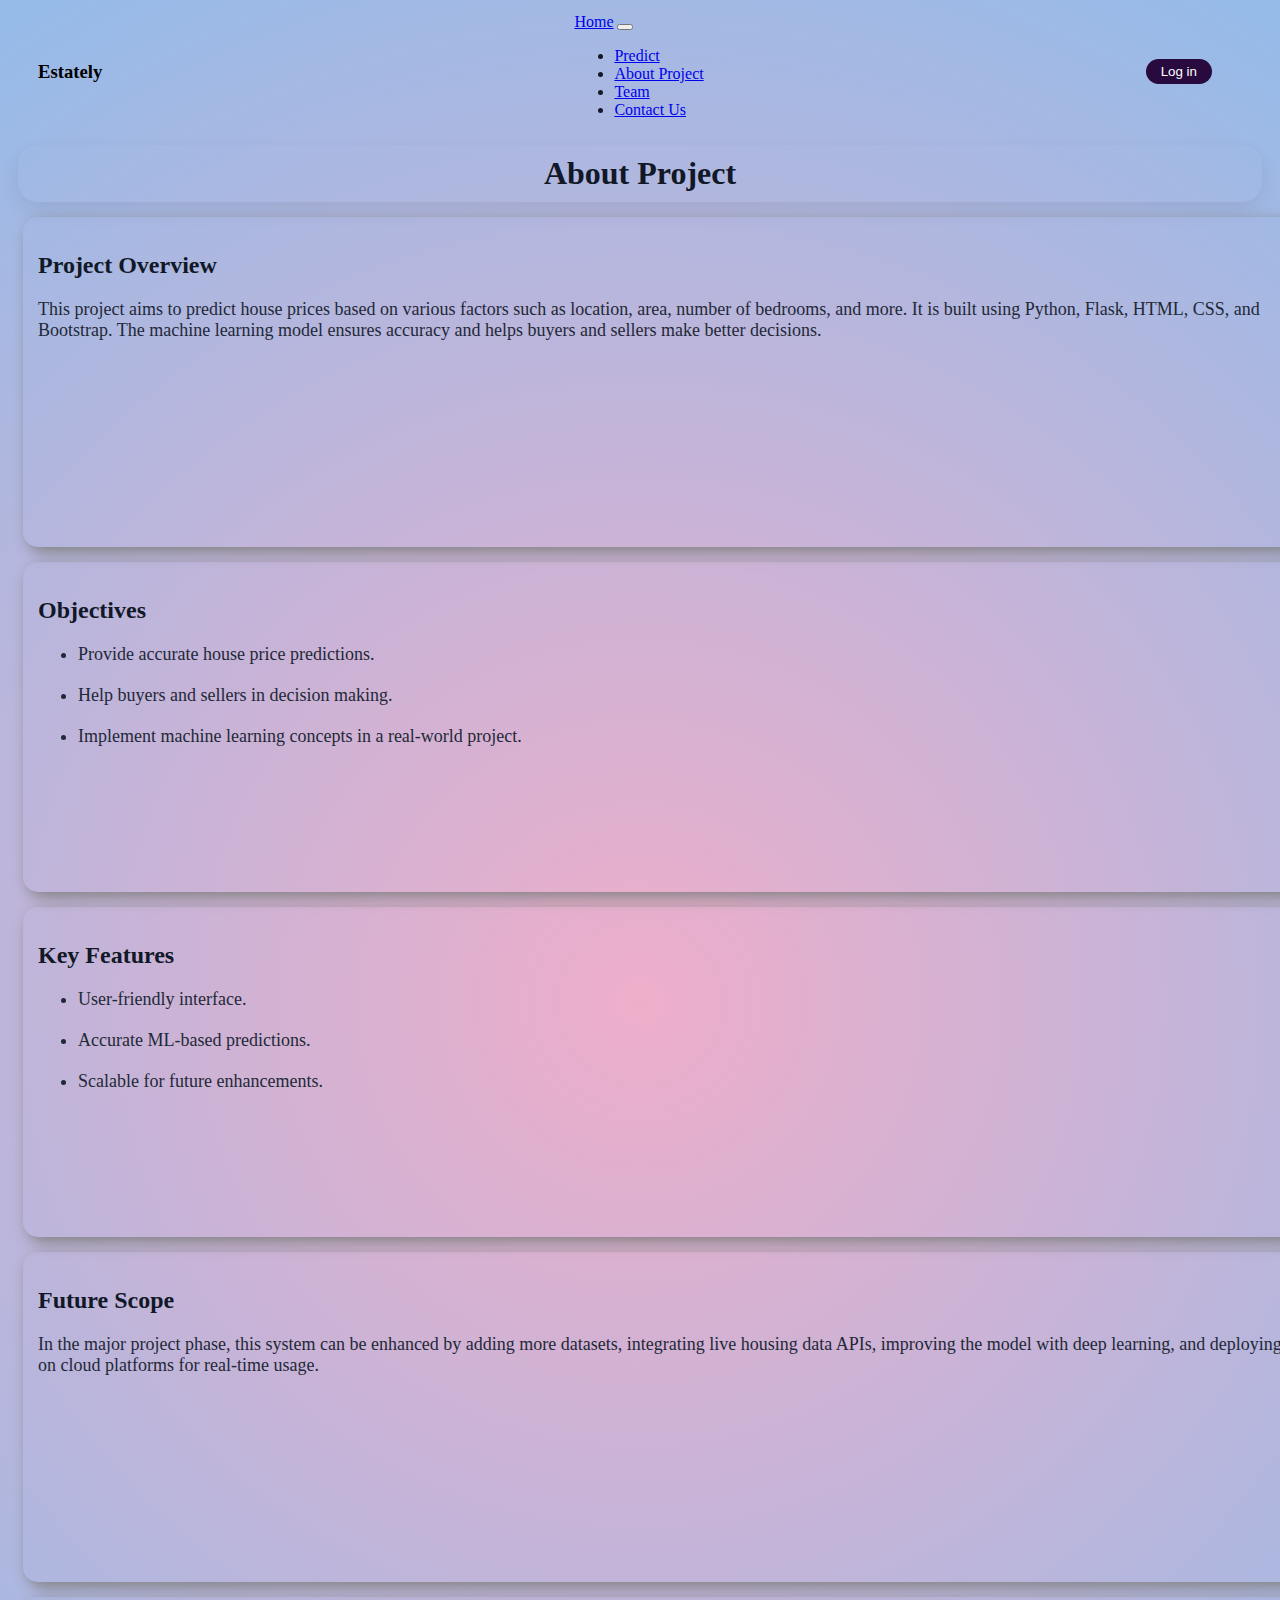
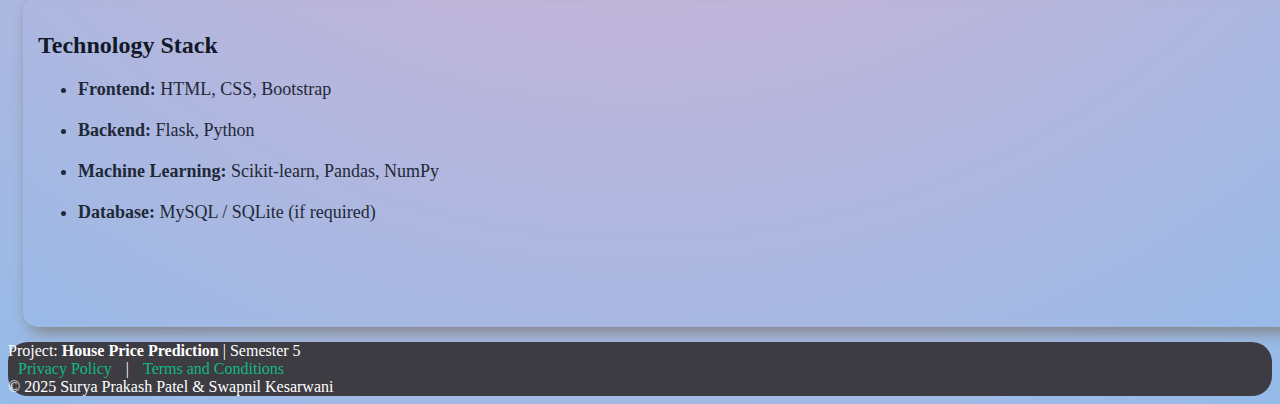
<file: Aproject.html>
<!DOCTYPE html>
<html lang="en">
<head>
    <meta charset="UTF-8">
    <meta name="viewport" content="width=device-width, initial-scale=1.0">
    <title>About Project</title>
    <link rel="stylesheet" href="https://cdnjs.cloudflare.com/ajax/libs/font-awesome/6.5.0/css/all.min.css">

    <link href="https://cdn.jsdelivr.net/npm/bootstrap@5.3.7/dist/css/bootstrap.min.css" rel="stylesheet" integrity="sha384-LN+7fdVzj6u52u30Kp6M/trliBMCMKTyK833zpbD+pXdCLuTusPj697FH4R/5mcr" crossorigin="anonymous">

    <link rel="stylesheet" href="css/Aproject.css">
  </head>
<body>
    <div class="navdivide">  
      
      <div class="logo">
        <h3>Estately</h3>
      </div>


        <div class="navbarme">

    <nav class="navbar navbar-expand-lg">
  <div class="container-fluid">
    <a class="navbar-brand " href="index.html">Home</a>
    <button class="navbar-toggler" type="button" data-bs-toggle="collapse" data-bs-target="#navbarNav" aria-controls="navbarNav" aria-expanded="false" aria-label="Toggle navigation">
      <span class="navbar-toggler-icon"></span>
    </button>
    <div class="collapse navbar-collapse" id="navbarNav">
      <ul class="navbar-nav">
        
        <li class="nav-item">
          <a class="nav-link" aria-current="page" href="Predict.html">Predict</a>
        </li>
        <li class="nav-item">
          <a class="nav-link" href="Aproject.html">About Project</a>
        </li>
        <li class="nav-item">
          <a class="nav-link" href="Team.html">Team</a>
        </li>
        <li class="nav-item">
          <a class="nav-link "  href="Contact.html">Contact Us</a>
        </li>
        <!-- <li>
          <a class="nav-link" href="Register.html">Register</a>
        </li> -->
      </ul>
    </div>
</nav>

</div>
<div class="currency">
 <button> <a href="login.html">Log in</a></button>
</div>

</div>

  <h1 >About Project</h1>
  <div class="overview">
    <h2>Project Overview</h2>
    <p>This project aims to predict house prices based on various factors such as location, area, number of bedrooms,
       and more. It is built using Python, Flask, HTML, CSS, and Bootstrap. 
      The machine learning model ensures accuracy and helps buyers and sellers make better decisions.</p>
  </div>
  <div class="overview">
    <h2>Objectives</h2>
    <ul>
       <li>Provide accurate house price predictions.</li>
       <li>Help buyers and sellers in decision making.</li>
       <li>Implement machine learning concepts in a real-world project.</li>
    </ul>
  </div>
  <div class="overview">
    <h2>Key Features</h2>
    <ul>
       <li>User-friendly interface.</li>
       <li>Accurate ML-based predictions.</li>
       <li>Scalable for future enhancements.</li>
    </ul>
  </div>
  <div class="overview">
    <h2>Future Scope</h2>
    <p>In the major project phase, this system can be enhanced by adding more datasets, integrating live housing data APIs,
       improving the model with deep learning, and deploying on cloud platforms for real-time usage.</p>
  </div>
  <div class="overview">
    <h2>Technology Stack</h2>
    <ul>
       <li><b>Frontend:</b> HTML, CSS, Bootstrap</li>
       <li><b>Backend:</b> Flask, Python</li>
       <li><b>Machine Learning:</b> Scikit-learn, Pandas, NumPy</li>
        <li><b>Database:</b> MySQL / SQLite (if required)</li>

    </ul>
  </div>
    <footer class="text-center py-3 mt-5 " style="color:white; background-color: #3D3C42; border-radius: 20px;">
  Project: <strong>House Price Prediction</strong> | Semester 5 <br>
  <a href="Privacy.html"style="color:#10B981; text-decoration:none; margin: 0 10px;">Privacy Policy</a> | <a href="Terms.html" style="color:#10B981; text-decoration:none; margin: 0 10px;">Terms and Conditions</a><br>
  © 2025 Surya Prakash Patel & Swapnil Kesarwani
</footer>
</body>
</html>
</file>
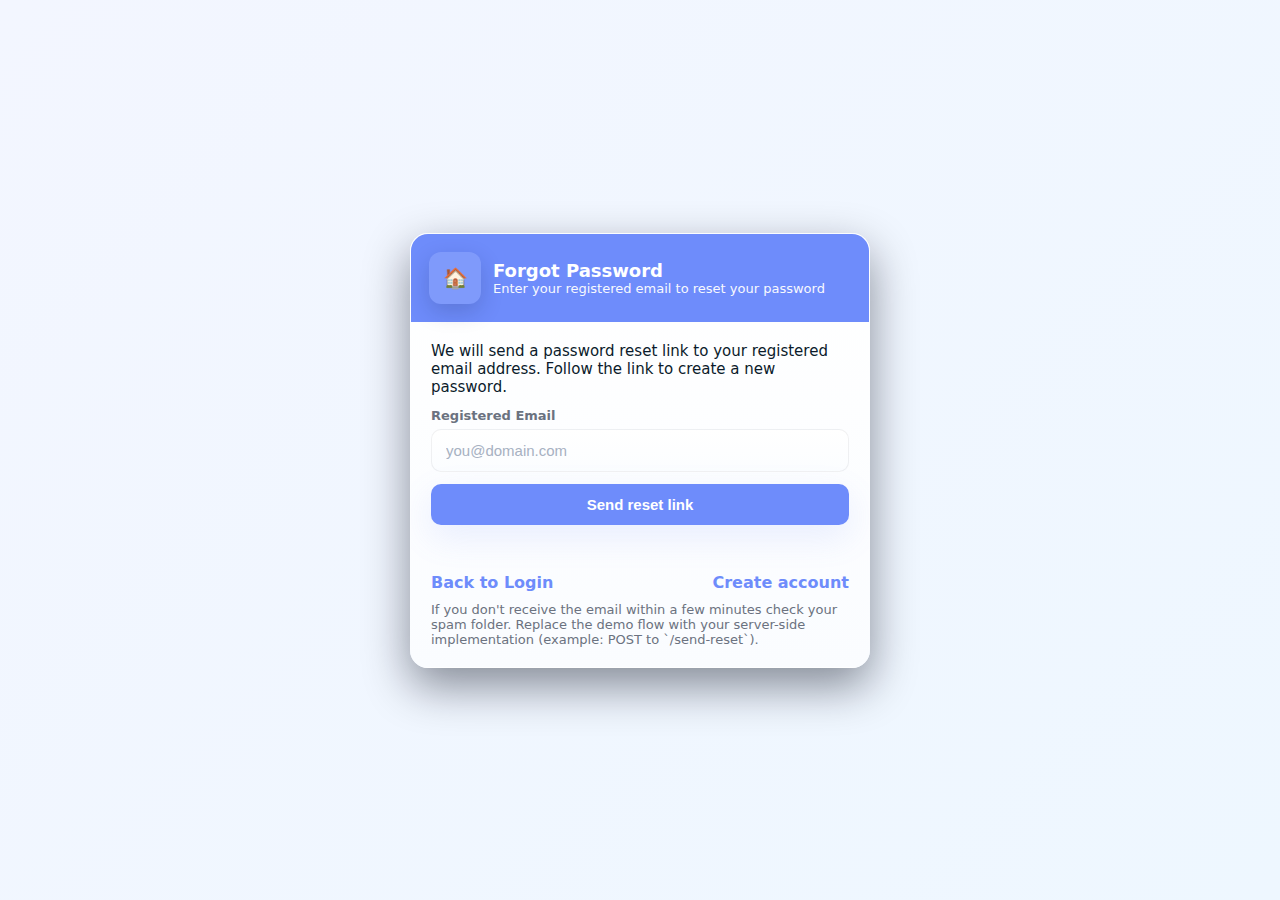
<file: forgot.html>
<!doctype html>
<html lang="en">
<head>
  <meta charset="utf-8" />
  <meta name="viewport" content="width=device-width,initial-scale=1" />
  <title>Forgot Password | House Price Predictor</title>
  <link rel="stylesheet" href="css/forgot.css">
</head>
<body>

  <main class="card" role="main" aria-labelledby="forgot-title">
    <header class="card-header">
      <div class="logo" aria-hidden="true"><a href="index.html">🏠</a></div>
      <div>
        <h1 id="forgot-title">Forgot Password</h1>
        <p>Enter your registered email to reset your password</p>
      </div>
    </header>

    <section class="card-body" aria-label="Reset password form">
      <p class="lead">We will send a password reset link to your registered email address. Follow the link to create a new password.</p>

      <form id="forgotForm" novalidate>
        <div>
          <label for="email">Registered Email</label>
          <input id="email" name="email" type="email" placeholder="you@domain.com" required aria-required="true" />
        </div>

        <button type="submit" class="btn" id="sendBtn">Send reset link</button>

        <div id="msg" class="msg" role="status" aria-live="polite"></div>

        <div class="links" aria-hidden="false">
          <a href="login.html">Back to Login</a>
          <a href="Register.html">Create account</a>
        </div>

        <p class="helper">If you don't receive the email within a few minutes check your spam folder. Replace the demo flow with your server-side implementation (example: POST to `/send-reset`).</p>
      </form>
    </section>
  </main>

  <script src="js_file/forgot.js"></script>
</body>
</html>
</file>
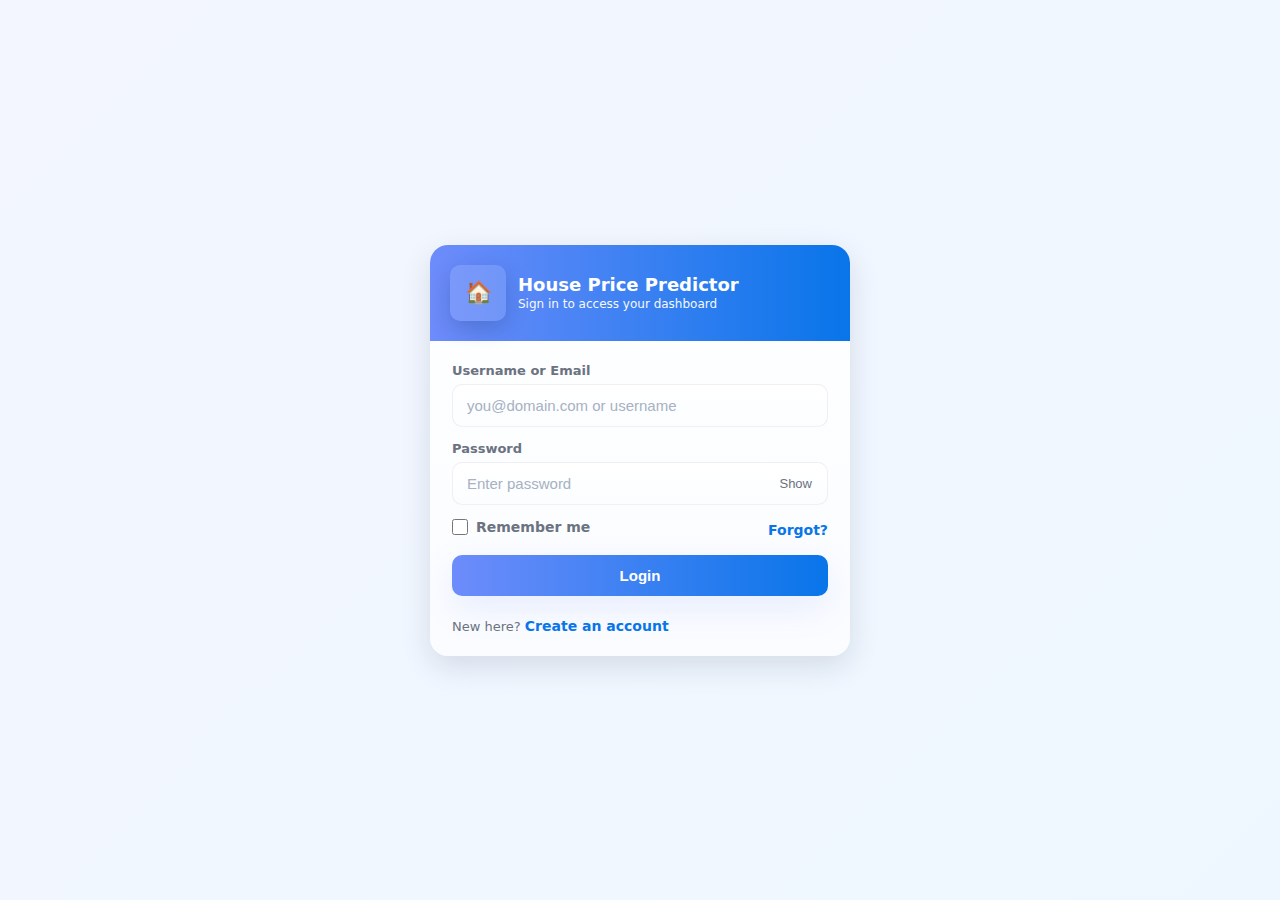
<file: login.html>
<!doctype html>
<html lang="en">
<head>
  <meta charset="utf-8" />
  <meta name="viewport" content="width=device-width,initial-scale=1" />
  <title>Login | House Price Prediction</title>

  <link rel="stylesheet" href="css/login.css">
</head>
<body>
  <main class="wrap" role="main" aria-labelledby="login-title">
    <header class="hero">
      <div class="logo" aria-hidden="true"><a href="index.html">🏠</a></div>
      <div>
        <h1 id="login-title">House Price Predictor</h1>
        <p>Sign in to access your dashboard</p>
      </div>
    </header>

    <section class="card" aria-label="Login card">
      <form id="loginForm" autocomplete="on" novalidate>
        <div>
          <label for="userName">Username or Email</label>
          <input id="userName" name="userName" class="input" type="text" placeholder="you@domain.com or username" required aria-required="true">
        </div>

        <div>
          <label for="password">Password</label>
          <div class="field-row">
            <input id="password" name="password" class="input" type="password" placeholder="Enter password" required aria-required="true" minlength="6">
            <button type="button" class="toggle-btn" id="togglePwd" aria-label="Show password">Show</button>
          </div>
        </div>

        <div class="row">
          <label class="remember"><input type="checkbox" id="remember" name="remember"> Remember me</label>
          <a class="link" href="forgot.html">Forgot?</a>
        </div>

        <button type="submit" class="btn">Login</button>

        <div class="bottom-links" aria-hidden="false">
          <div class="small">New here? <a class="link" href="Register.html">Create an account</a></div>
          <div id="msg" class="helper" aria-live="polite"></div>
        </div>
      </form>
    </section>
  </main>

  <script src="js_file/login.js"></script>
</body>
</html>
</file>
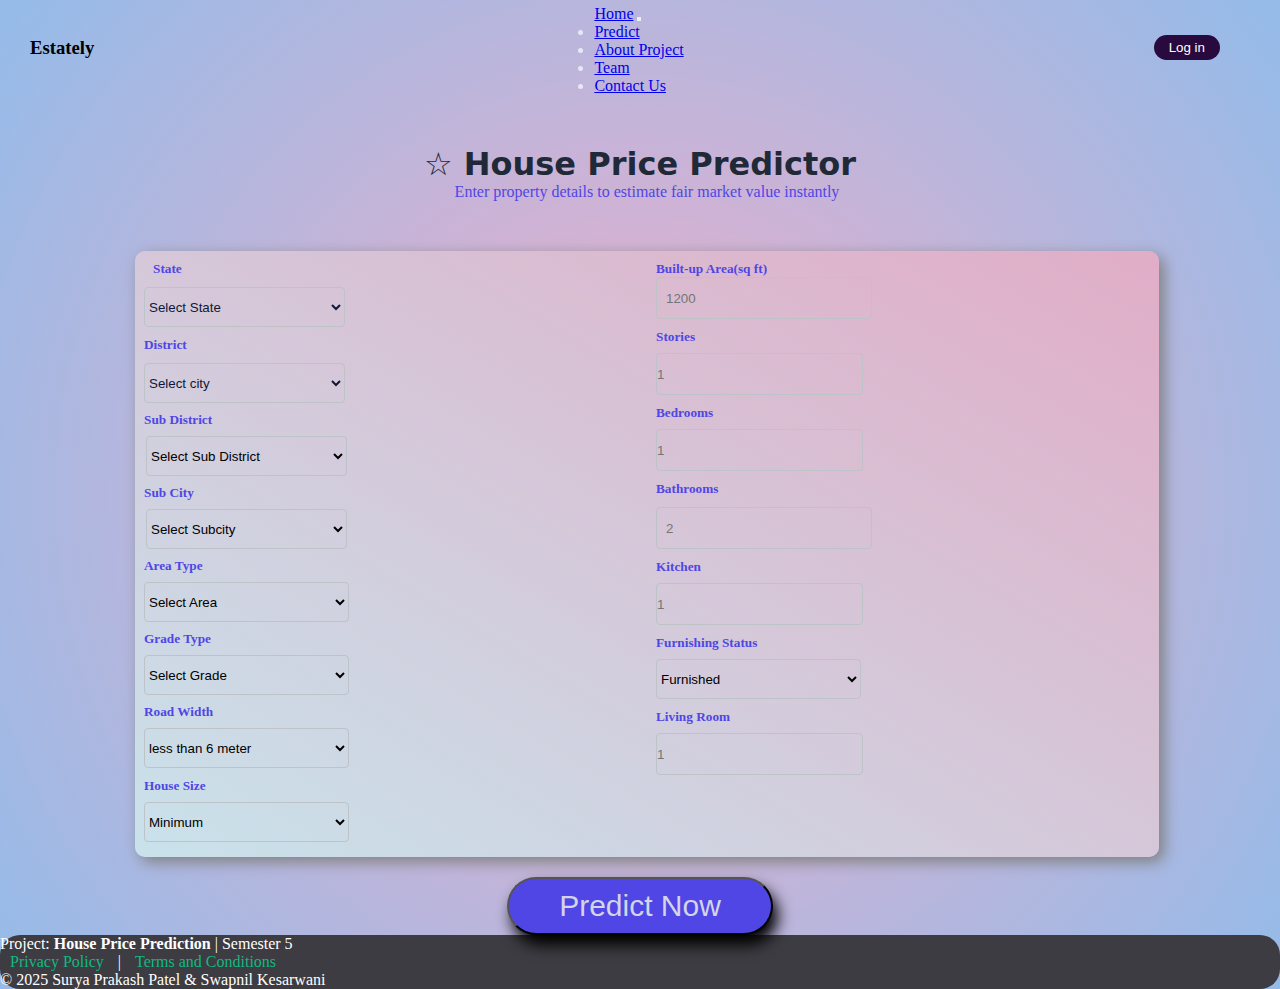
<file: Predict.html>
<!DOCTYPE html>
<html lang="en">
<head>
    <meta charset="UTF-8">
    <meta name="viewport" content="width=device-width, initial-scale=1.0">
    <title>Prediction</title>
     <link rel="stylesheet" href="https://cdnjs.cloudflare.com/ajax/libs/font-awesome/6.5.0/css/all.min.css">

    <link href="https://cdn.jsdelivr.net/npm/bootstrap@5.3.7/dist/css/bootstrap.min.css" rel="stylesheet" integrity="sha384-LN+7fdVzj6u52u30Kp6M/trliBMCMKTyK833zpbD+pXdCLuTusPj697FH4R/5mcr" crossorigin="anonymous">
     <link rel="stylesheet" href="css/Predict.css">


</head>
<body>
   <div class="navdivide">  
      
      <div class="logo">
        <h3>Estately</h3>
      </div>


        <div class="navbarme">

    <nav class="navbar navbar-expand-lg">
  <div class="container-fluid">
    <a class="navbar-brand " href="index.html">Home</a>
    <button class="navbar-toggler" type="button" data-bs-toggle="collapse" data-bs-target="#navbarNav" aria-controls="navbarNav" aria-expanded="false" aria-label="Toggle navigation">
      <span class="navbar-toggler-icon"></span>
    </button>
    <div class="collapse navbar-collapse" id="navbarNav">
      <ul class="navbar-nav">
        
        <li class="nav-item">
          <a class="nav-link" aria-current="page" href="Predict.html">Predict</a>
        </li>
        <li class="nav-item">
          <a class="nav-link" href="Aproject.html">About Project</a>
        </li>
        <li class="nav-item">
          <a class="nav-link" href="Team.html">Team</a>
        </li>
        <li class="nav-item">
          <a class="nav-link "  href="Contact.html">Contact Us</a>
        </li>
        <!-- <li>
          <a class="nav-link" href="Register.html">Register</a>
        </li> -->
      </ul>
    </div>
</nav>

</div>
<div class="currency">
 <button> <a href="login.html">Log in</a></button>
</div>
</div>
  
      <header>
    <div class="head">
       <div class="sticky-top">
          <h1 >☆ House Price Predictor</h1>
          <p id="htitle"> Enter property details to estimate fair market value instantly</p>
       </div>
       
    </div>
</header>
<FORM action="/submit" , method="post">
<main>
  
    <div class="mcontent">
                  <!-- <h2">Property Details</h2> -->

        <div class="equal">
          <div id="statesdiv">
           <h5 style="color: #4f46e5;">State</h5>

      <select id="state" name="State">
     <option value=""> Select State</option>
  <!-- States -->
  <option value="Andhra Pradesh">Andhra Pradesh</option>
  <option value="Arunachal Pradesh">Arunachal Pradesh</option>
  <option value="Assam">Assam</option>
  <option value="Bihar">Bihar</option>
  <option value="Chhattisgarh">Chhattisgarh</option>
  <option value="Goa">Goa</option>
  <option value="Gujarat">Gujarat</option>
  <option value="Haryana">Haryana</option>
  <option value="Himachal Pradesh">Himachal Pradesh</option>
  <option value="Jharkhand">Jharkhand</option>
  <option value="Karnataka">Karnataka</option>
  <option value="Kerala">Kerala</option>
  <option value="Madhya Pradesh">Madhya Pradesh</option>
  <option value="Maharashtra">Maharashtra</option>
  <option value="Manipur">Manipur</option>
  <option value="Meghalaya">Meghalaya</option>
  <option value="Mizoram">Mizoram</option>
  <option value="Nagaland">Nagaland</option>
  <option value="Odisha">Odisha</option>
  <option value="Punjab">Punjab</option>
  <option value="Rajasthan">Rajasthan</option>
  <option value="Sikkim">Sikkim</option>
  <option value="Tamil Nadu">Tamil Nadu</option>
  <option value="Telangana">Telangana</option>
  <option value="Tripura">Tripura</option>
  <option value="Uttar Pradesh">Uttar Pradesh</option>
  <option value="Uttarakhand">Uttarakhand</option>
  <option value="West Bengal">West Bengal</option>

  <!-- Union Territories -->
  <option value="Andaman and Nicobar Islands">Andaman and Nicobar Islands</option>
  <option value="Chandigarh">Chandigarh</option>
  <option value="Dadra and Nagar Haveli and Daman and Diu">Dadra and Nagar Haveli and Daman and Diu</option>
  <option value="Delhi">Delhi</option>
  <option value="Jammu and Kashmir">Jammu and Kashmir</option>
  <option value="Ladakh">Ladakh</option>
  <option value="Lakshadweep">Lakshadweep</option>
  <option value="Puducherry">Puducherry</option>
</select>
</div>

        
        <div class="city">
             <h5 style="color: #4f46e5;">District</h5>
             <div class="choose">
               <select id="city" name="City">
                <option value="">Select city</option>
                
              </select>
            </div>
        </div>
        <div class="tehsil">
          <h5 style="color: #4f46e5;">Sub District </h5>
          <div class="choose">
            <select name="SubDistrict" id="tehsil">
              <option> Select Sub District</option>
            </select>
          </div>
        </div>
          <div class="subcity">
          <h5 style="color: #4f46e5;">Sub City </h5>
          <div class="choose">
            <select name="SubCity" id="subcity">
              <option> Select Subcity</option>
            </select>
          </div>
        </div>
        <div class="areatype">
          <h5 style="color: #4f46e5;">Area Type</h5>
          <select id="areatype" name="AreaType">
            <option>Select Area</option>
            <option value="Urban">Urban</option>
            <option value="SemiUrban">SemiUrban</option>
            <option value="Rural">Rural</option>
          </select>
        </div>
        <div class="gradetype">
          <h5 style="color: #4f46e5;">Grade Type</h5>
          <select id="gradetype" name="GradeType">
            <option>Select Grade</option>
            <option value="A">A</option>
            <option value="B">B</option>
            <option value="C">C</option>
          </select>
        </div>
        <div class="specialcase">
          <h5 style="color: #4f46e5;">Road Width</h5>
          <select id="specialcase" name="RoadInfo">
            <option value=0>less than 6 meter</option>
            <option value=1>more than 6 and less than 9 meter</option>
            <option value=2>more than 9 and less than 12 meter</option>
          </select>
        </div>
        <div class="housesize">
          <h5 style="color: #4f46e5;">House Size</h5>
          <select id="housesize" name="HouseSize">
            <option value=1>Minimum </option>
            <option value=0>Large</option>
            <option value=2>Standard</option>
          </select>
        </div>
        
 </div>

   <div class="equal2">

        <div class="area" >
            <h5 class="hmargin" style="color: #4f46e5;">Built-up Area(sq ft)</h5>
            <input id="tarea" class="proprt" name="Area" type="number" placeholder="1200">
        </div>
        <div class="stories">
          <h5 class="hmargin" style="color: #4f46e5;">Stories</h5>
          <input id="stories" name="Stories" class="stories" type="number" placeholder="1">
        </div>
        <div class="bedrooms">
          <h5 class="bedrooms" style="color: #4f46e5;">Bedrooms </h5>
          <input id="bedrooms" name="Bedrooms" type="number" placeholder="1">

        </div>
        <div class="bathroom" >
            <h5 class="hmargin" style="color: #4f46e5;">Bathrooms</h5>
            <input  id="nbathe" name="Bathrooms" class="proprt" type="number" placeholder="2" style="margin-top: 10px;">
        </div>

         <div class="kitchen">
          <h5 class="kitchen" style="color: #4f46e5;">Kitchen</h5>
          <input id="kitchen" class="kitchen" name="Kitchen" type="number" placeholder="1">
         </div>
         <div class="furnished">
          <h5 class="furnished" style="color: #4f46e5;">Furnishing Status</h5>
          <select id="furnished" name="FurnishingStatus">
            <option value=0>Furnished</option>
            <option value=1>Semi Furnished</option>
            <option value=2>UnFurnished</option>
          </select>
         </div>
         <div class="livingr">
          <h5 style="color: #4f46e5;">Living Room</h5>
          <input id="livingr" class="livingr" name="LivingRoom" type="number" placeholder="1">
        </div>
        
    </div>


    <!-- </div> -->
     </Main>
  <div class="predictbtn">
        <input type="submit" value="Predict Now">
        </div>
      </FORM>
      

 <footer class="text-center py-3 mt-5 " style="color:white; background-color: #3D3C42; border-radius: 20px;">
  Project: <strong>House Price Prediction</strong> | Semester 5 <br>
  <a href="/Privacy"style="color:#10B981; text-decoration:none; margin: 0 10px;">Privacy Policy</a> | <a href="/Terms" style="color:#10B981; text-decoration:none; margin: 0 10px;">Terms and Conditions</a><br>
  © 2025 Surya Prakash Patel & Swapnil Kesarwani
</footer>

<script src="https://cdn.jsdelivr.net/npm/bootstrap@5.3.7/dist/js/bootstrap.bundle.min.js"></script>
<script src="js_file/Predict.js"></script>

</body>
</html>
</file>
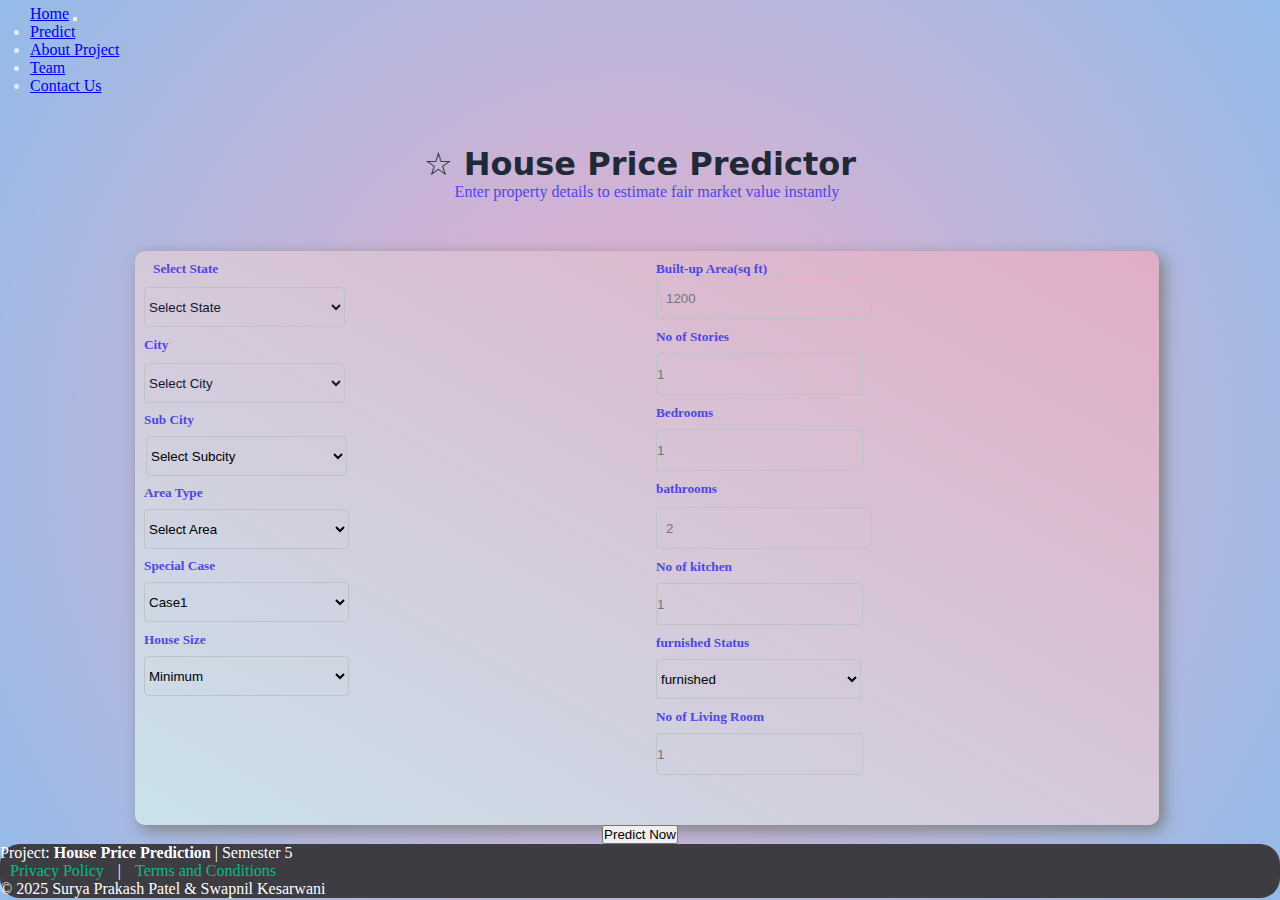
<file: Predict2.html>
<!DOCTYPE html>
<html lang="en">
<head>
    <meta charset="UTF-8">
    <meta name="viewport" content="width=device-width, initial-scale=1.0">
    <title>Prediction</title>
     <link rel="stylesheet" href="https://cdnjs.cloudflare.com/ajax/libs/font-awesome/6.5.0/css/all.min.css">

    <link href="https://cdn.jsdelivr.net/npm/bootstrap@5.3.7/dist/css/bootstrap.min.css" rel="stylesheet" integrity="sha384-LN+7fdVzj6u52u30Kp6M/trliBMCMKTyK833zpbD+pXdCLuTusPj697FH4R/5mcr" crossorigin="anonymous">
     <link rel="stylesheet" href="css/Predict.css">


</head>
<body>
   <div class="navbarme">

    <nav class="navbar navbar-expand-lg">
  <div class="container-fluid">
    <a class="navbar-brand " href="index.html">Home</a>
    <button class="navbar-toggler" type="button" data-bs-toggle="collapse" data-bs-target="#navbarNav" aria-controls="navbarNav" aria-expanded="false" aria-label="Toggle navigation">
      <span class="navbar-toggler-icon"></span>
    </button>
    <div class="collapse navbar-collapse" id="navbarNav">
      <ul class="navbar-nav">
        
        <li class="nav-item">
          <a class="nav-link" aria-current="page" href="Predict.html">Predict</a>
        </li>
        <li class="nav-item">
          <a class="nav-link" href="Aproject.html">About Project</a>
        </li>
        <li class="nav-item">
          <a class="nav-link" href="Team.html">Team</a>
        </li>
        <li class="nav-item">
          <a class="nav-link "  href="Contact.html">Contact Us</a>
        </li>
      </ul>
    </div>
</nav>


</div>
  
      <header>
    <div class="head">
       <div class="sticky-top">
          <h1 >☆ House Price Predictor</h1>
          <p id="htitle"> Enter property details to estimate fair market value instantly</p>
       </div>
       
    </div>
</header>
<main>
    <div class="mcontent">
                  <!-- <h2">Property Details</h2> -->

        <div class="equal">
          <div id="statesdiv">
           <h5 style="color: #4f46e5;">Select State</h5>

      <select id="state" name="state">
     <option value=""> Select State</option>
  <!-- States -->
  <option value="Andhra Pradesh">Andhra Pradesh</option>
  <option value="Arunachal Pradesh">Arunachal Pradesh</option>
  <option value="Assam">Assam</option>
  <option value="Bihar">Bihar</option>
  <option value="Chhattisgarh">Chhattisgarh</option>
  <option value="Goa">Goa</option>
  <option value="Gujarat">Gujarat</option>
  <option value="Haryana">Haryana</option>
  <option value="Himachal Pradesh">Himachal Pradesh</option>
  <option value="Jharkhand">Jharkhand</option>
  <option value="Karnataka">Karnataka</option>
  <option value="Kerala">Kerala</option>
  <option value="Madhya Pradesh">Madhya Pradesh</option>
  <option value="Maharashtra">Maharashtra</option>
  <option value="Manipur">Manipur</option>
  <option value="Meghalaya">Meghalaya</option>
  <option value="Mizoram">Mizoram</option>
  <option value="Nagaland">Nagaland</option>
  <option value="Odisha">Odisha</option>
  <option value="Punjab">Punjab</option>
  <option value="Rajasthan">Rajasthan</option>
  <option value="Sikkim">Sikkim</option>
  <option value="Tamil Nadu">Tamil Nadu</option>
  <option value="Telangana">Telangana</option>
  <option value="Tripura">Tripura</option>
  <option value="Uttar Pradesh">Uttar Pradesh</option>
  <option value="Uttarakhand">Uttarakhand</option>
  <option value="West Bengal">West Bengal</option>

  <!-- Union Territories -->
  <option value="Andaman and Nicobar Islands">Andaman and Nicobar Islands</option>
  <option value="Chandigarh">Chandigarh</option>
  <option value="Dadra and Nagar Haveli and Daman and Diu">Dadra and Nagar Haveli and Daman and Diu</option>
  <option value="Delhi">Delhi</option>
  <option value="Jammu and Kashmir">Jammu and Kashmir</option>
  <option value="Ladakh">Ladakh</option>
  <option value="Lakshadweep">Lakshadweep</option>
  <option value="Puducherry">Puducherry</option>
</select>
</div>

        
        <div class="city">
             <h5 style="color: #4f46e5;">City</h5>
             <div class="choose">
               <select id="city" name="city">
                <option value="">Select City</option>
                
              </select>
            </div>
        </div>
        <div class="subcity">
          <h5 style="color: #4f46e5;">Sub City </h5>
          <div class="choose">
            <select name="subcity" id="subcity">
              <option> Select Subcity</option>
            </select>
          </div>
        </div>
        <div class="areatype">
          <h5 style="color: #4f46e5;">Area Type</h5>
          <select id="areatype" name="areatype">
            <option>Select Area</option>
            <option>option1</option>
            <option>Option2</option>
            <option>Option3</option>
          </select>
        </div>
        <div class="specialcase">
          <h5 style="color: #4f46e5;">Special Case</h5>
          <select id="specialcase" name="specialcase">
            <option>Case1</option>
            <option>Case2</option>
            <option>Case3</option>
          </select>
        </div>
        <div class="housesize">
          <h5 style="color: #4f46e5;">House Size</h5>
          <select id="housesize" name="housesize">
            <option>Minimum </option>
            <option>Large</option>
            <option>Standar</option>
          </select>
        </div>
        
 </div>

   <div class="equal2">

        <div class="area" >
            <h5 class="hmargin" style="color: #4f46e5;">Built-up Area(sq ft)</h5>
            <input id="tarea" class="proprt" name="tarea" type="number" placeholder="1200">
        </div>
        <div class="stories">
          <h5 class="hmargin" style="color: #4f46e5;"> No of Stories</h5>
          <input id="stories" class="stories" type="number" placeholder="1">
        </div>
        <div class="bedrooms">
          <h5 class="bedrooms" style="color: #4f46e5;">Bedrooms </h5>
          <input id="bedrooms" name="bedrooms" type="number" placeholder="1">

        </div>
        <div class="bathroom" >
            <h5 class="hmargin" style="color: #4f46e5;">bathrooms</h5>
            <input  id="nbathe" name="nbathe" class="proprt" type="number" placeholder="2" style="margin-top: 10px;">
        </div>

         <div class="kitchen">
          <h5 class="kitchen" style="color: #4f46e5;">No of kitchen</h5>
          <input id="kitchen" class="kitchen"  type="number" placeholder="1">
         </div>
         <div class="furnished">
          <h5 class="furnished" style="color: #4f46e5;">furnished Status</h5>
          <select id="furnished" name="furnished">
            <option>furnished</option>
            <option>Semi Furnished</option>
            <option>Unfurnished</option>
          </select>
         </div>
         <div class="livingr">
          <h5 style="color: #4f46e5;"> No of Living Room</h5>
          <input id="livingr" class="livingr" placeholder="1">
        </div>
        
    </div>


    <!-- </div> -->
</main>
  <div class="predictbtn">
        <button>Predict Now</button>
        </div>


 <footer class="text-center py-3 mt-5 " style="color:white; background-color: #3D3C42; border-radius: 20px;">
  Project: <strong>House Price Prediction</strong> | Semester 5 <br>
  <a href="Privacy.html"style="color:#10B981; text-decoration:none; margin: 0 10px;">Privacy Policy</a> | <a href="Terms.html" style="color:#10B981; text-decoration:none; margin: 0 10px;">Terms and Conditions</a><br>
  © 2025 Surya Prakash Patel & Swapnil Kesarwani
</footer>

<script src="https://cdn.jsdelivr.net/npm/bootstrap@5.3.7/dist/js/bootstrap.bundle.min.js"></script>
<script src="js_file/Predict.js"></script>

</body>
</html>
</file>
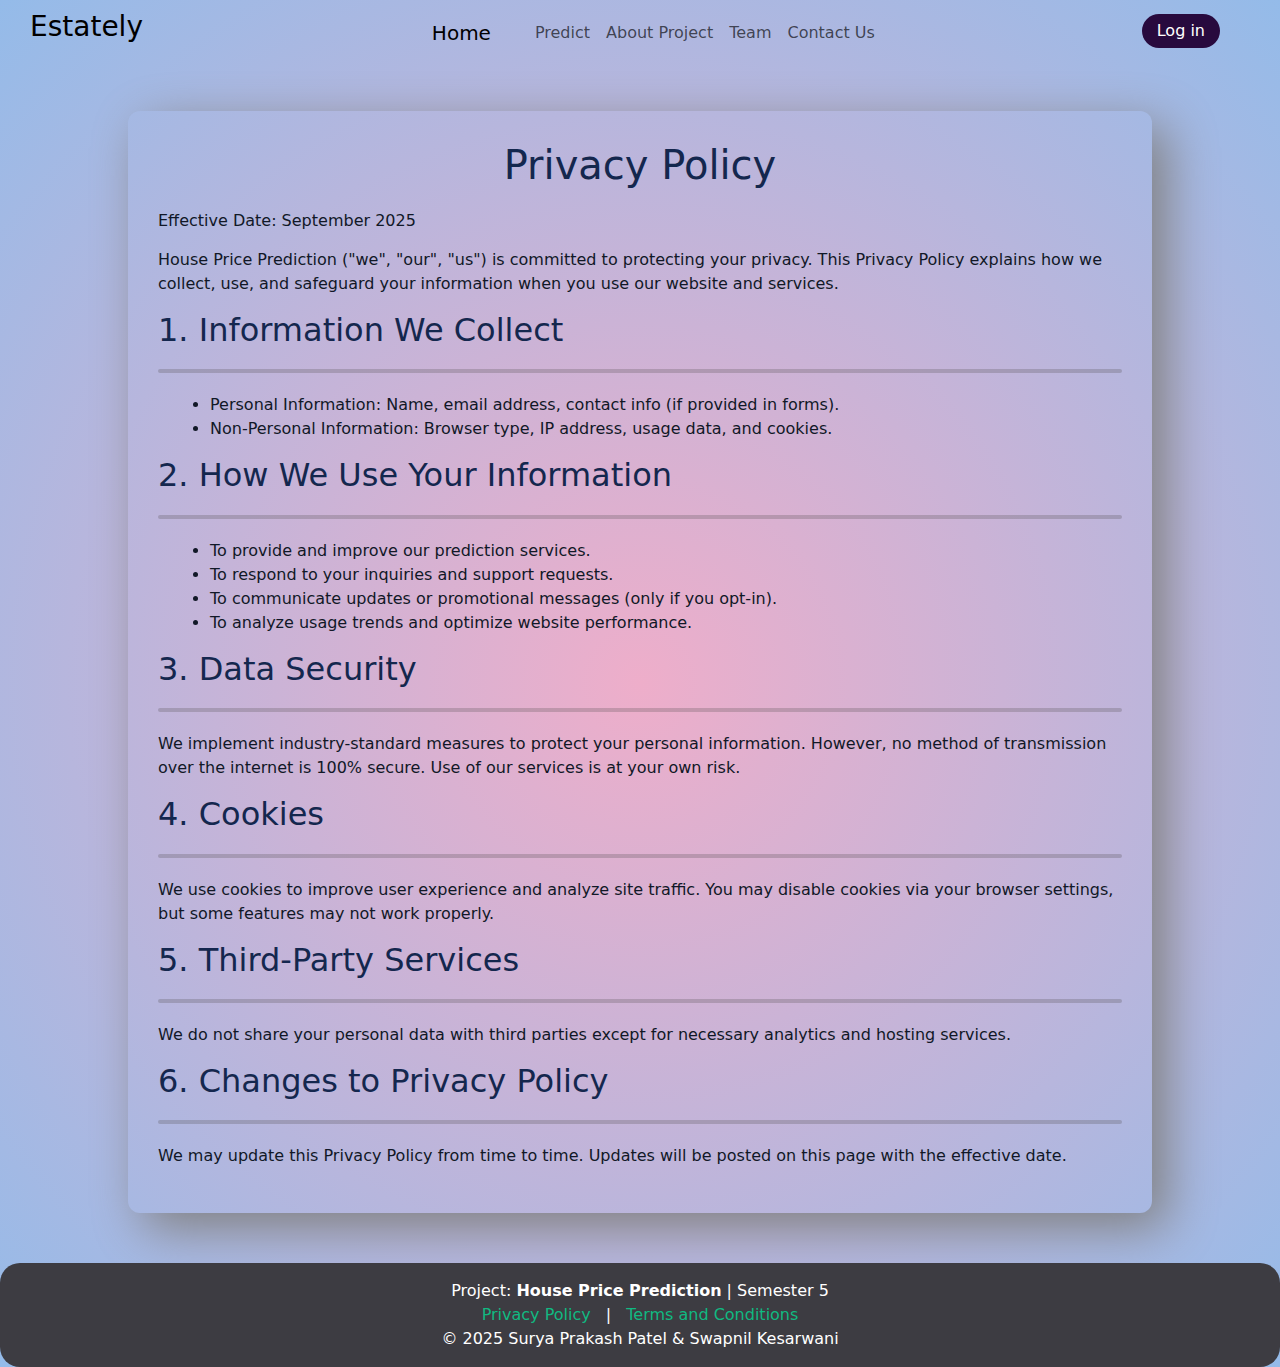
<file: Privacy.html>
<!doctype html>
<html lang="en">
<head>
  <meta charset="utf-8">
  <meta name="viewport" content="width=device-width, initial-scale=1">
  <title>Privacy Policy - House Price Prediction</title>
  <link href="https://cdn.jsdelivr.net/npm/bootstrap@5.3.7/dist/css/bootstrap.min.css" rel="stylesheet">
  <link rel="stylesheet" href="css/privacy.css">
</head>
<body>
    <div class="navdivide">  
      
      <div class="logo">
        <h3>Estately</h3>
      </div>


        <div class="navbarme">

    <nav class="navbar navbar-expand-lg">
  <div class="container-fluid">
    <a class="navbar-brand " href="index.html">Home</a>
    <button class="navbar-toggler" type="button" data-bs-toggle="collapse" data-bs-target="#navbarNav" aria-controls="navbarNav" aria-expanded="false" aria-label="Toggle navigation">
      <span class="navbar-toggler-icon"></span>
    </button>
    <div class="collapse navbar-collapse" id="navbarNav">
      <ul class="navbar-nav">
        
        <li class="nav-item">
          <a class="nav-link" aria-current="page" href="Predict.html">Predict</a>
        </li>
        <li class="nav-item">
          <a class="nav-link" href="Aproject.html">About Project</a>
        </li>
        <li class="nav-item">
          <a class="nav-link" href="Team.html">Team</a>
        </li>
        <li class="nav-item">
          <a class="nav-link "  href="Contact.html">Contact Us</a>
        </li>
        <!-- <li>
          <a class="nav-link" href="Register.html">Register</a>
        </li> -->
      </ul>
    </div>
</nav>

</div>
<div class="currency">
 <button> <a href="login.html">Log in</a></button>
</div>

</div>
  <div class="container">
    <h1 style="text-align: center;">Privacy Policy</h1>
    <p>Effective Date: September 2025</p>
    <p>House Price Prediction ("we", "our", "us") is committed to protecting your privacy. This Privacy Policy explains how we collect, use, and safeguard your information when you use our website and services.</p>
    
    <h2>1. Information We Collect</h2>
    <hr>
    <ul>
      <li>Personal Information: Name, email address, contact info (if provided in forms).</li>
      <li>Non-Personal Information: Browser type, IP address, usage data, and cookies.</li>
    </ul>

    <h2>2. How We Use Your Information</h2>
    <hr>
    <ul>
      <li>To provide and improve our prediction services.</li>
      <li>To respond to your inquiries and support requests.</li>
      <li>To communicate updates or promotional messages (only if you opt-in).</li>
      <li>To analyze usage trends and optimize website performance.</li>
    </ul>

    <h2>3. Data Security</h2>
    <hr>
    <p>We implement industry-standard measures to protect your personal information. However, no method of transmission over the internet is 100% secure. Use of our services is at your own risk.</p>

    <h2>4. Cookies</h2>
    <hr>
    <p>We use cookies to improve user experience and analyze site traffic. You may disable cookies via your browser settings, but some features may not work properly.</p>

    <h2>5. Third-Party Services</h2>
    <hr>
    <p>We do not share your personal data with third parties except for necessary analytics and hosting services.</p>

    <h2>6. Changes to Privacy Policy</h2>
    <hr>
    <p>We may update this Privacy Policy from time to time. Updates will be posted on this page with the effective date.</p>

    
  </div>
  <footer class="text-center py-3 mt-5 " style="color:white; background-color: #3D3C42; border-radius: 20px;">
  Project: <strong>House Price Prediction</strong> | Semester 5 <br>
  <a href="Privacy.html"style="color:#10B981; text-decoration:none; margin: 0 10px;">Privacy Policy</a> | <a href="Terms.html" style="color:#10B981; text-decoration:none; margin: 0 10px;">Terms and Conditions</a><br>
  © 2025 Surya Prakash Patel & Swapnil Kesarwani
</footer>
</body>
</html>
</file>
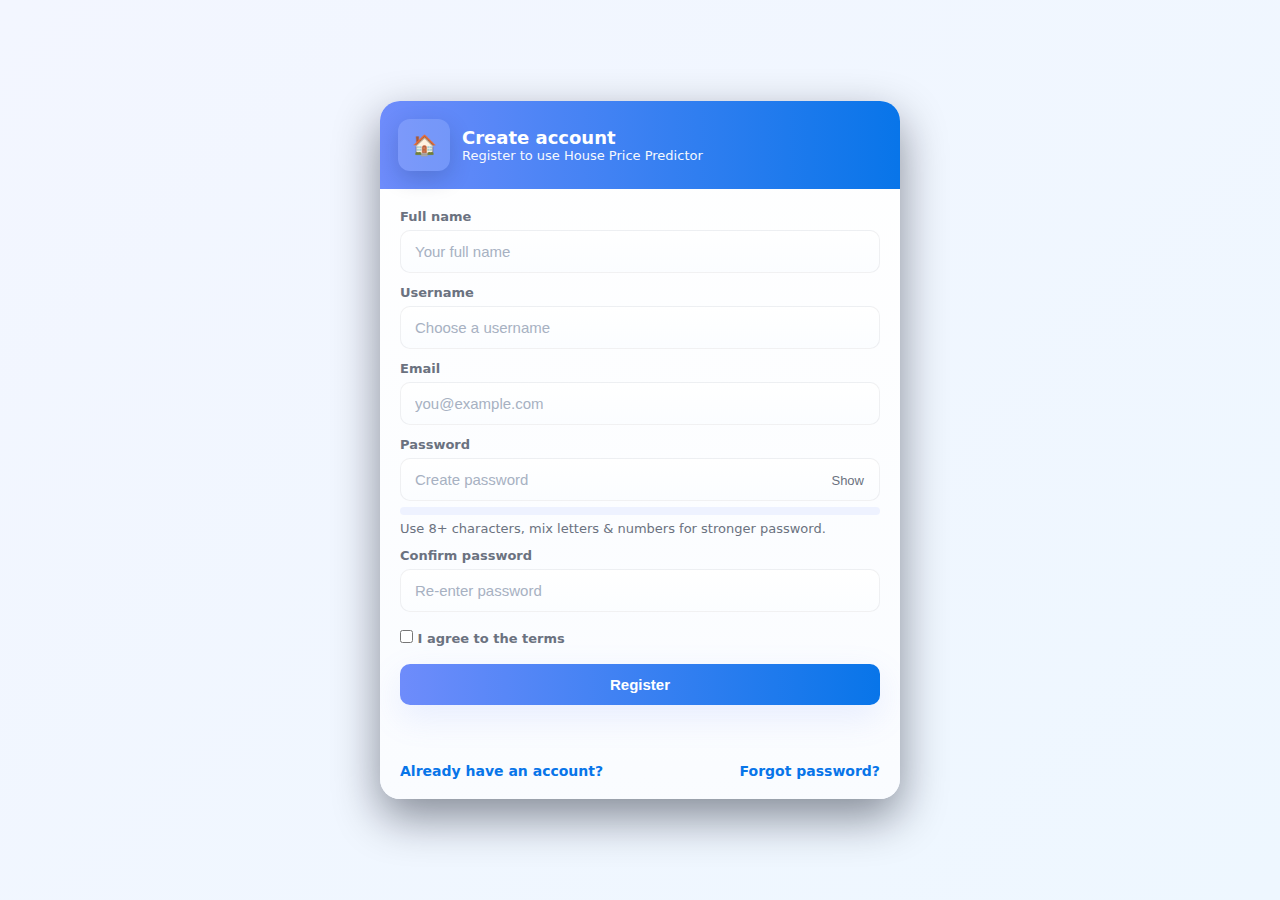
<file: Register.html>
<!doctype html>
<html lang="en">
<head>
  <meta charset="utf-8" />
  <meta name="viewport" content="width=device-width,initial-scale=1" />
  <title>Register | House Price Predictor</title>
   <link rel="stylesheet" href="css/register.css">
</head>
<body>

  
  <main class="wrap" role="main" aria-labelledby="reg-title">
    <header class="header">
      <div class="logo" aria-hidden="true"><a href="index.html">🏠</a></div>
      <div>
        <h1 id="reg-title">Create account</h1>
        <p>Register to use House Price Predictor</p>
      </div>
    </header>

    <section class="body" aria-label="Registration form">
      <form id="registerForm" action="register_user.php" method="POST" novalidate>
        <div>
          <label for="fullName">Full name</label>
          <input id="fullName" name="fullName" class="input" type="text" placeholder="Your full name" required />
        </div>

        <div>
          <label for="userName">Username</label>
          <input id="userName" name="userName" class="input" type="text" placeholder="Choose a username" required />
        </div>

        <div>
          <label for="email">Email</label>
          <input id="email" name="email" class="input" type="email" placeholder="you@example.com" required />
        </div>

        <div>
          <label for="password">Password</label>
          <div class="field-row">
            <input id="password" name="password" class="input" type="password" placeholder="Create password" required minlength="6" />
            <button type="button" class="toggle-btn" id="togglePwd" aria-label="Show password">Show</button>
          </div>
          <div class="pw-meter" aria-hidden="true"><i id="pwBar"></i></div>
          <div class="meta" id="pwText">Use 8+ characters, mix letters & numbers for stronger password.</div>
        </div>

        <div>
          <label for="cPassword">Confirm password</label>
          <input id="cPassword" name="cPassword" class="input" type="password" placeholder="Re-enter password" required />
        </div>

        <div class="row">
          <label style="font-weight:700; color:var(--muted);"><input type="checkbox" id="agree" required /> I agree to the terms</label>
        </div>

        <button type="submit" class="btn" id="regBtn">Register</button>

        <div id="msg" class="msg" role="status" aria-live="polite"></div>

        <div class="links">
          <a href="login.html">Already have an account?</a>
          <a href="forgot.html">Forgot password?</a>
        </div>
      </form>
    </section>
  </main>

  <script src="js_file/register.js"></script>
</body>
</html>
</file>
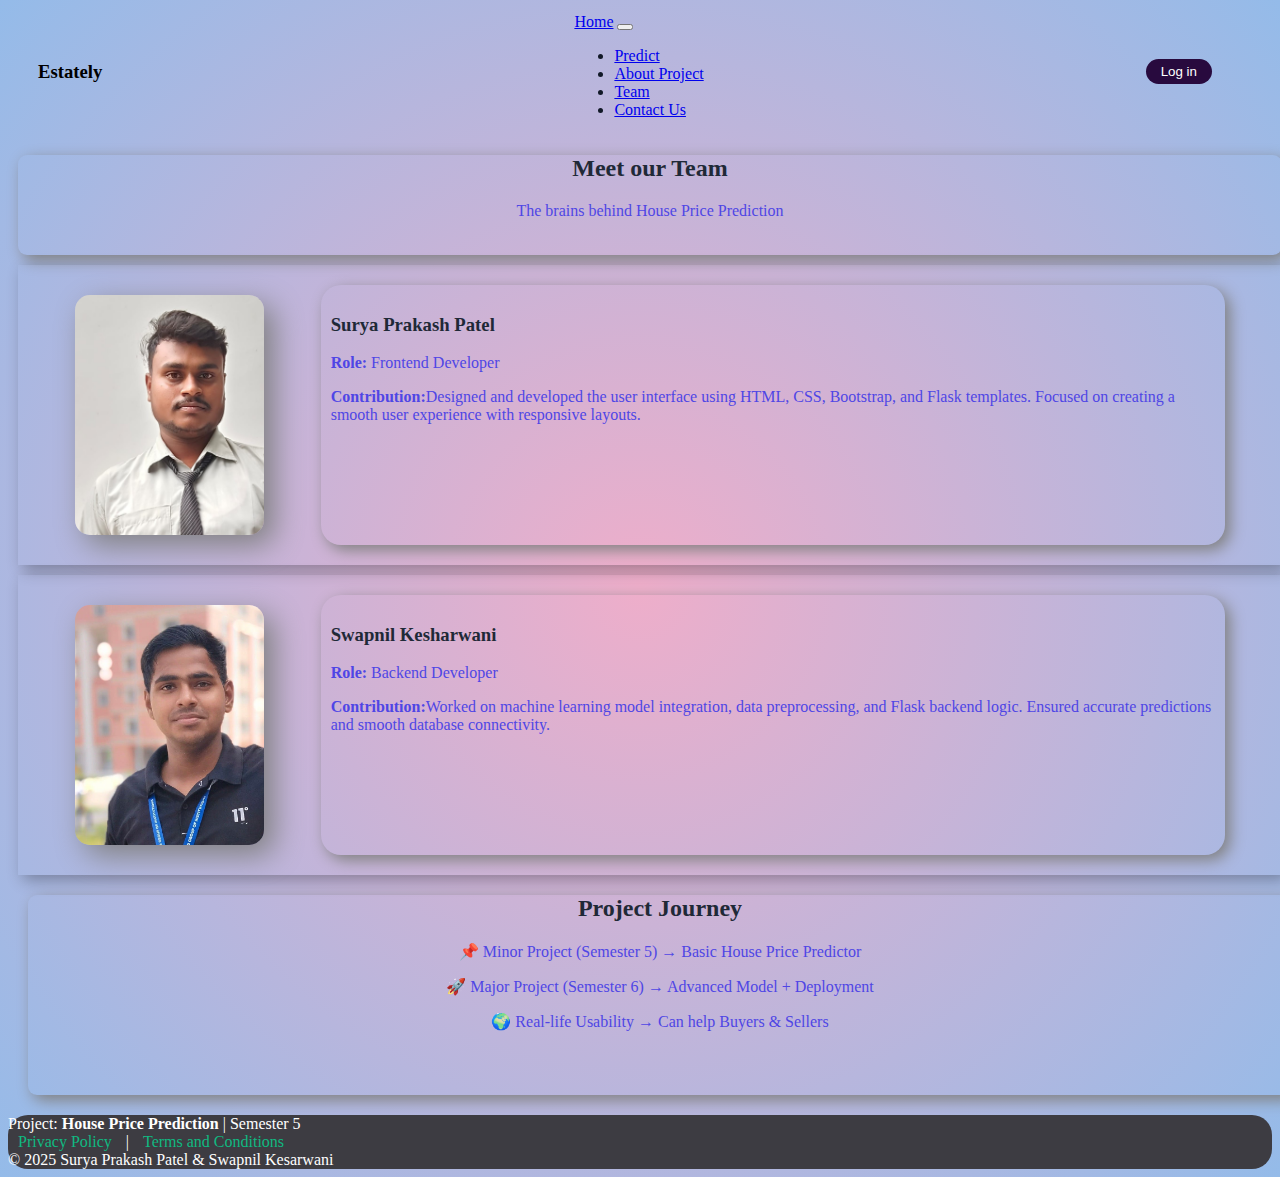
<file: Team.html>
<!DOCTYPE html>
<html lang="en">
<head>
    <meta charset="UTF-8">
    <meta name="viewport" content="width=device-width, initial-scale=1.0">
    <title>About Team</title>
    <link rel="stylesheet" href="https://cdnjs.cloudflare.com/ajax/libs/font-awesome/6.5.0/css/all.min.css">

    <link href="https://cdn.jsdelivr.net/npm/bootstrap@5.3.7/dist/css/bootstrap.min.css" rel="stylesheet" integrity="sha384-LN+7fdVzj6u52u30Kp6M/trliBMCMKTyK833zpbD+pXdCLuTusPj697FH4R/5mcr" crossorigin="anonymous">

    <link rel="stylesheet" href="css/Team.css">
</head>
<body>
   <div class="navdivide">  
      
      <div class="logo">
        <h3>Estately</h3>
      </div>


        <div class="navbarme">

    <nav class="navbar navbar-expand-lg">
  <div class="container-fluid">
    <a class="navbar-brand " href="index.html">Home</a>
    <button class="navbar-toggler" type="button" data-bs-toggle="collapse" data-bs-target="#navbarNav" aria-controls="navbarNav" aria-expanded="false" aria-label="Toggle navigation">
      <span class="navbar-toggler-icon"></span>
    </button>
    <div class="collapse navbar-collapse" id="navbarNav">
      <ul class="navbar-nav">
        
        <li class="nav-item">
          <a class="nav-link" aria-current="page" href="Predict.html">Predict</a>
        </li>
        <li class="nav-item">
          <a class="nav-link" href="Aproject.html">About Project</a>
        </li>
        <li class="nav-item">
          <a class="nav-link" href="Team.html">Team</a>
        </li>
        <li class="nav-item">
          <a class="nav-link "  href="Contact.html">Contact Us</a>
        </li>
        <!-- <li>
          <a class="nav-link" href="Register.html">Register</a>
        </li> -->
      </ul>
    </div>
</nav>

</div>
<div class="currency">
 <button> <a href="login.html">Log in</a></button>
</div>

</div>
  <div class="head">
    <h2 style="color: #1f2937;">Meet our Team</h2>
    <p style="color: #4f46e5;">The brains behind House Price Prediction</p>
  </div>
  <div class="surya">
    <div class="photo">

    </div>
    <div class="desc">
    <h3 style="color: #1f2937;">Surya Prakash Patel</h3>
    <p class="chcolor"><b>Role:</b> Frontend Developer</p>
     <p class="chcolor"><b>Contribution:</b>Designed and developed the user interface using HTML, CSS, Bootstrap, and Flask templates. Focused on creating a smooth user experience with responsive layouts.</p>
    </div>
  </div>
  <div class="surya">
    <div class="photosw">

    </div>
    <div class="desc">
    <h3 style="color: #1f2937;">Swapnil Kesharwani</h3>
    <p class="chcolor"><b>Role:</b> Backend Developer</p>
     <p class="chcolor"><b>Contribution:</b>Worked on machine learning model integration, data preprocessing, and Flask backend logic. Ensured accurate predictions and smooth database connectivity.</p>
    </div>
  </div>
  <div class="head" style="height: 200px; margin: 20px;">
    <h2 style="color: #1f2937;">Project Journey</h2>
    <p class="chcolor">📌 Minor Project (Semester 5) → Basic House Price Predictor</p>
    <p class="chcolor">🚀 Major Project (Semester 6) → Advanced Model + Deployment</p>
    <p class="chcolor">🌍 Real-life Usability → Can help Buyers & Sellers</p>
  </div>
    <footer class="text-center py-3 mt-5 " style="color:white; background-color: #3D3C42; border-radius: 20px;">
  Project: <strong>House Price Prediction</strong> | Semester 5 <br>
  <a href="Privacy.html"style="color:#10B981; text-decoration:none; margin: 0 10px;">Privacy Policy</a> | <a href="Terms.html" style="color:#10B981; text-decoration:none; margin: 0 10px;">Terms and Conditions</a><br>
  © 2025 Surya Prakash Patel & Swapnil Kesarwani
</footer>
</body>
</html>
</file>
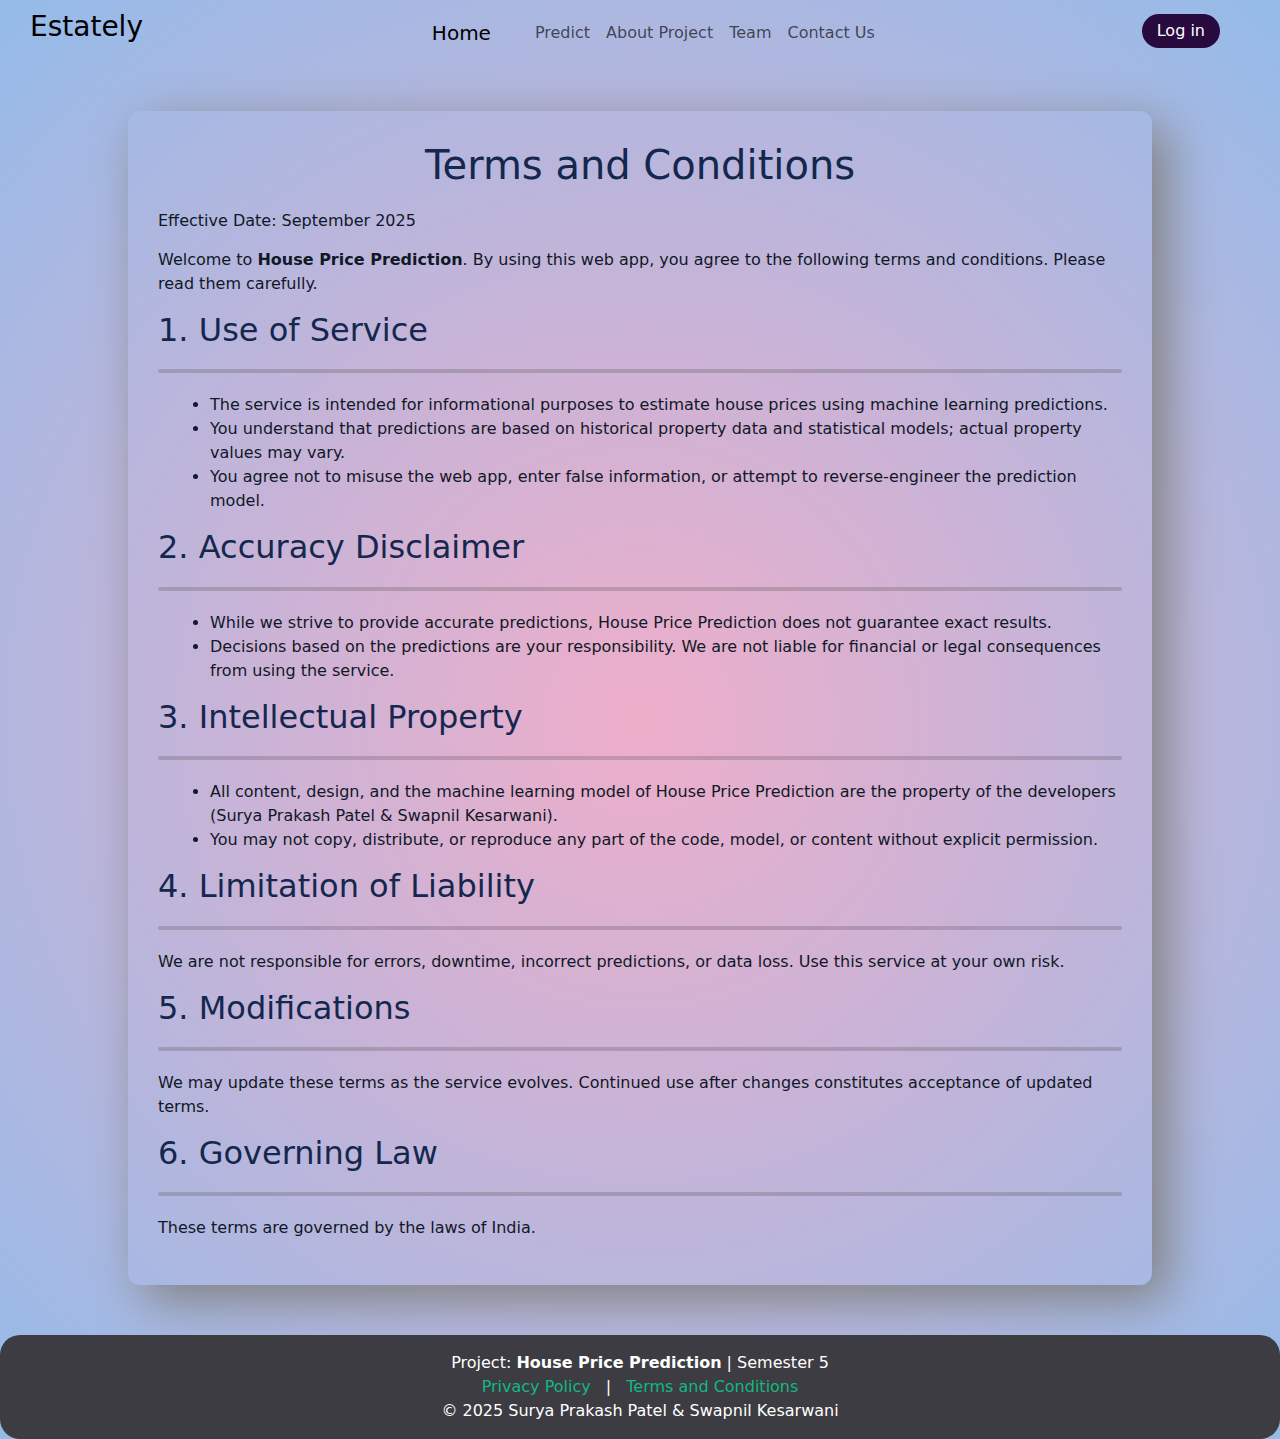
<file: Terms.html>
<!doctype html>
<html lang="en">
<head>
  <meta charset="utf-8">
  <meta name="viewport" content="width=device-width, initial-scale=1">
  <title>Terms and Conditions - House Price Prediction</title>
  <link href="https://cdn.jsdelivr.net/npm/bootstrap@5.3.7/dist/css/bootstrap.min.css" rel="stylesheet">

   <link rel="stylesheet" href="css/Terms.css">
</head>
<body>
 <div class="navdivide">  
      
      <div class="logo">
        <h3>Estately</h3>
      </div>


        <div class="navbarme">

    <nav class="navbar navbar-expand-lg">
  <div class="container-fluid">
    <a class="navbar-brand " href="index.html">Home</a>
    <button class="navbar-toggler" type="button" data-bs-toggle="collapse" data-bs-target="#navbarNav" aria-controls="navbarNav" aria-expanded="false" aria-label="Toggle navigation">
      <span class="navbar-toggler-icon"></span>
    </button>
    <div class="collapse navbar-collapse" id="navbarNav">
      <ul class="navbar-nav">
        
        <li class="nav-item">
          <a class="nav-link" aria-current="page" href="Predict.html">Predict</a>
        </li>
        <li class="nav-item">
          <a class="nav-link" href="Aproject.html">About Project</a>
        </li>
        <li class="nav-item">
          <a class="nav-link" href="Team.html">Team</a>
        </li>
        <li class="nav-item">
          <a class="nav-link "  href="Contact.html">Contact Us</a>
        </li>
        <!-- <li>
          <a class="nav-link" href="Register.html">Register</a>
        </li> -->
      </ul>
    </div>
</nav>

</div>
<div class="currency">
 <button> <a href="login.html">Log in</a></button>
</div>

</div>
  <div class="container">
    <h1 style="text-align: center;">Terms and Conditions</h1>
    <p>Effective Date: September 2025</p>

    <p>Welcome to <strong>House Price Prediction</strong>. By using this web app, you agree to the following terms and conditions. Please read them carefully.</p>

    <h2>1. Use of Service</h2>
    <hr>

    <ul>
      <li>The service is intended for informational purposes to estimate house prices using machine learning predictions.</li>
      <li>You understand that predictions are based on historical property data and statistical models; actual property values may vary.</li>
      <li>You agree not to misuse the web app, enter false information, or attempt to reverse-engineer the prediction model.</li>
    </ul>

    <h2>2. Accuracy Disclaimer</h2>
    <hr>
    <ul>
      <li>While we strive to provide accurate predictions, House Price Prediction does not guarantee exact results.</li>
      <li>Decisions based on the predictions are your responsibility. We are not liable for financial or legal consequences from using the service.</li>
    </ul>

    <h2>3. Intellectual Property</h2>
    <hr>
    <ul>
      <li>All content, design, and the machine learning model of House Price Prediction are the property of the developers (Surya Prakash Patel & Swapnil Kesarwani).</li>
      <li>You may not copy, distribute, or reproduce any part of the code, model, or content without explicit permission.</li>
    </ul>

    <h2>4. Limitation of Liability</h2>
    <hr>
    <p>We are not responsible for errors, downtime, incorrect predictions, or data loss. Use this service at your own risk.</p>

    <h2>5. Modifications</h2>
    <hr>
    <p>We may update these terms as the service evolves. Continued use after changes constitutes acceptance of updated terms.</p>

    <h2>6. Governing Law</h2>
    <hr>
    <p>These terms are governed by the laws of India.</p>

    </div>
    <footer class="text-center py-3 mt-5 " style="color:white; background-color: #3D3C42; border-radius: 20px;">
  Project: <strong>House Price Prediction</strong> | Semester 5 <br>
  <a href="Privacy.html"style="color:#10B981; text-decoration:none; margin: 0 10px;">Privacy Policy</a> | <a href="Terms.html" style="color:#10B981; text-decoration:none; margin: 0 10px;">Terms and Conditions</a><br>
  © 2025 Surya Prakash Patel & Swapnil Kesarwani
</footer>

    
</body>
</html>
</file>
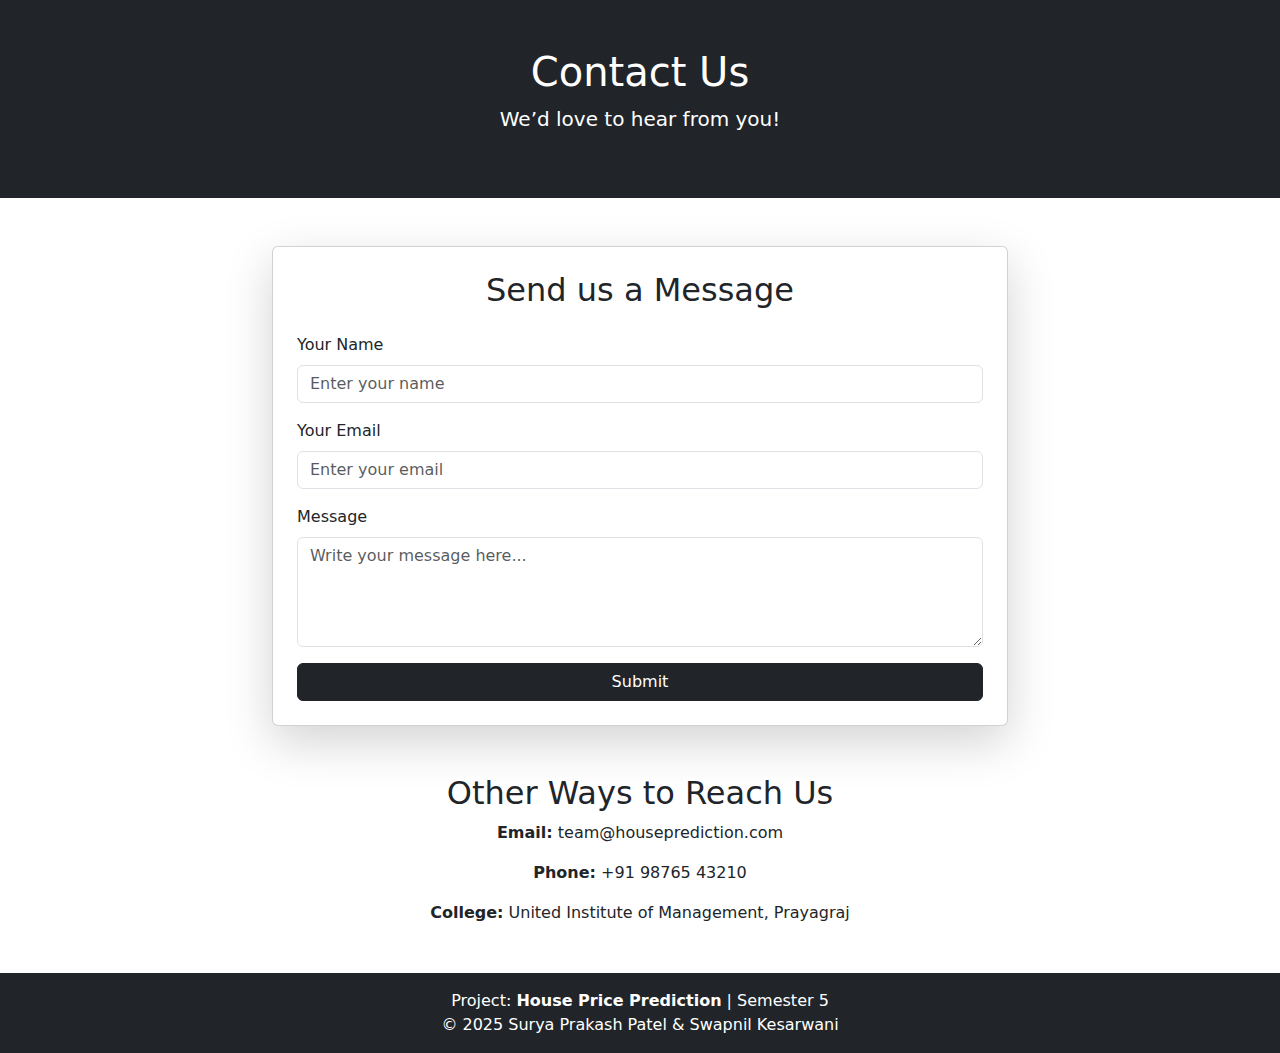
<file: test.html>
<!DOCTYPE html>
<html lang="en">
<head>
  <meta charset="UTF-8">
  <meta name="viewport" content="width=device-width, initial-scale=1.0">
  <title>Contact Us - House Price Prediction</title>
  <link href="https://cdn.jsdelivr.net/npm/bootstrap@5.3.2/dist/css/bootstrap.min.css" rel="stylesheet">
</head>
<body>

<!-- Hero Section -->
<section class="bg-dark text-white text-center py-5">
  <h1>Contact Us</h1>
  <p class="lead">We’d love to hear from you!</p>
</section>

<!-- Contact Form -->
<section class="container my-5">
  <div class="row justify-content-center">
    <div class="col-md-8">
      <div class="card shadow-lg p-4">
        <h2 class="text-center mb-4">Send us a Message</h2>
        <form>
          <div class="mb-3">
            <label for="name" class="form-label">Your Name</label>
            <input type="text" class="form-control" id="name" placeholder="Enter your name" required>
          </div>
          <div class="mb-3">
            <label for="email" class="form-label">Your Email</label>
            <input type="email" class="form-control" id="email" placeholder="Enter your email" required>
          </div>
          <div class="mb-3">
            <label for="message" class="form-label">Message</label>
            <textarea class="form-control" id="message" rows="4" placeholder="Write your message here..." required></textarea>
          </div>
          <button type="submit" class="btn btn-dark w-100">Submit</button>
        </form>
      </div>
    </div>
  </div>
</section>

<!-- Contact Information -->
<section class="container text-center my-5">
  <h2>Other Ways to Reach Us</h2>
  <p><strong>Email:</strong> team@houseprediction.com</p>
  <p><strong>Phone:</strong> +91 98765 43210</p>
  <p><strong>College:</strong> United Institute of Management, Prayagraj</p>
</section>

<!-- Footer -->
<footer class="bg-dark text-white text-center py-3 mt-5">
  Project: <strong>House Price Prediction</strong> | Semester 5 <br>
  © 2025 Surya Prakash Patel & Swapnil Kesarwani
</footer>

</body>
</html>
</file>
<file: css/Aproject.css>
body{
      background: #EEAECA;
      background: radial-gradient(circle, rgba(238, 174, 202, 1) 0%, rgba(148, 187, 233, 1) 100%);
       color: #111827;
      }
      .navbarme{
      /* background: rgba(255, 255, 255, 0.596); */
       /* box-shadow: 5px 3px 4px gray; */
       border-radius: 100px;
       margin-top: 5px;
       padding-left: 30px;

            
    }

    .navdivide{
      height: auto;
      width: auto;
      /* border: 2px solid green; */
      display: flex;
      justify-content: space-between;
      flex-direction: row;
      align-items: center;
    }
    .logo{
    padding-left: 30px;
    color: black;

    }
    .currency{
        height: auto;
        width: auto;
        /* border: 2px solid yellow; */
        padding-right: 60px;
    }
    .currency a{
      text-decoration: none;
      color: white;
    }
    .currency button{
      background-color: #280A3E;
      border-radius: 100px;
      color: white;
      padding: 5px;
      padding-left: 15px;
      padding-right: 15px;
      box-shadow: gray;
      border: black;
    }
   h1{
    text-align: center;
     margin: 10px;
      padding: 10px;
     box-shadow: 0 8px 20px rgba(0, 0, 0, 0.08); /* wide but light */
      border-radius: 20px;
      background: transparent;
   }
   .overview{
     margin: 15px;
     padding: 15px;
     width: 100%;
     height: 300px;
    box-shadow: 5px 5px 15px gray;
     border-radius: 15px;
   background: transparent;

    
   }
   .overview p{
    margin-top: 20px;
    font-size: large;
    color: #1f2937;
   }
   .overview li{
    margin-top: 20px;
    font-size: large;
        color: #1f2937;

   }
</file>
<file: css/forgot.css>
:root{
      --bg-1: #0f172a;
      --bg-2: #0b2545;
      --accent-1: #6E8CFB;
      --accent-2: #87E0A6;
      --accent-3: #FFB86B;
      --muted: #6b7280;
      --card-radius: 14px;
      --max-width: 460px;
    }

    *{ box-sizing:border-box; margin:0; padding:0; }
    html,body{ height:100%; }
    body{
      font-family: Inter, system-ui, -apple-system, "Segoe UI", Roboto, "Helvetica Neue", Arial;
      -webkit-font-smoothing:antialiased;
      -moz-osx-font-smoothing:grayscale;
      display:flex;
      align-items:center;
      justify-content:center;
      padding:20px;
      background: linear-gradient(135deg,#f3f6ff,#eef7ff);
      color:#071427;
    }

    .card {
      width:100%;
      max-width:var(--max-width);
      background: linear-gradient(180deg, rgba(255,255,255,0.98), rgba(250,252,255,0.98));
      border-radius: calc(var(--card-radius) + 4px);
      box-shadow: 0 18px 46px rgba(2,6,23,0.45);
      overflow:hidden;
      border: 1px solid rgba(255,255,255,0.06);
    }

    .card-header{
      display:flex;
      gap:12px;
      align-items:center;
      padding:18px;
      background: linear-gradient(90deg, var(--accent-1));
      color:white;
    }
    .logo {
      width:52px; height:52px; border-radius:12px; display:grid; place-items:center;
      background: rgba(255,255,255,0.12); font-weight:700; font-size:20px;
      box-shadow: 0 8px 22px rgba(14,30,60,0.18);
    }
    .logo a{
      text-decoration: none;
    }
    .card-header h1{ font-size:18px; margin:0; }
    .card-header p{ font-size:13px; margin:0; opacity:0.95; }

    .card-body{
      padding:20px;
    }
    .lead{
      color: #0b1b2b;
      font-size:15px;
      margin-bottom:12px;
    }

    label{
      display:block;
      font-weight:600;
      font-size:13px;
      color:var(--muted);
      margin-bottom:6px;
    }

    input[type="email"]{
      width:100%;
      padding:12px 14px;
      border-radius:10px;
      border:1px solid rgba(10,20,40,0.06);
      background:linear-gradient(180deg,#fff,#fbfdff);
      font-size:15px;
      color:#071427;
      outline:none;
      transition: box-shadow .12s ease, border-color .12s ease, transform .06s ease;
    }
    input::placeholder{ color:#a7b1c2; }
    input:focus{
      box-shadow: 0 8px 28px rgba(110,140,251,0.12);
      border-color: rgba(110,140,251,0.9);
      transform: translateY(-1px);
    }

    .btn{
      display:inline-block;
      width:100%;
      padding:12px;
      border-radius:10px;
      border:0;
      background: linear-gradient(90deg,var(--accent-1));
      color:white;
      font-weight:800;
      font-size:15px;
      cursor:pointer;
      box-shadow: 0 12px 34px rgba(110,140,251,0.14);
      transition: transform .12s ease, box-shadow .12s ease;
      margin-top:12px;
    }
    .btn:active{ transform: translateY(-1px); }

    .helper{
      font-size:13px;
      color:var(--muted);
      margin-top:10px;
    }
    .links{
      display:flex; justify-content:space-between; align-items:center; margin-top:16px; gap:12px; flex-wrap:wrap;
    }
    .links a{ text-decoration:none; color:var(--accent-1); font-weight:700; }

    .msg {
      margin-top:12px;
      font-size:14px;
      min-height:20px;
    }
    .msg.success{ color:#0b7a3a; }
    .msg.error{ color:#e24b4b; }

    /* small screen tweaks */
    @media (max-width:480px){
      .card{ border-radius:12px; }
      .card-header{ padding:14px; gap:10px; }
      .logo{ width:46px; height:46px; font-size:18px; }
      .card-body{ padding:16px; }
    }

    /* focus for keyboard users */
    :focus{ outline: 3px solid rgba(14,120,255,0.12); outline-offset:2px; }
</file>
<file: css/login.css>
:root{
      --bg: linear-gradient(135deg,#f3f6ff,#eef7ff);
      --card-bg: #ffffff;
      --accent: #0875e9;
      --accent-2: #6e8cfb;
      --muted:#6b7280;
      --radius:12px;
      --gap:14px;
      --max-width:420px;
    }

    /* reset */
    *{box-sizing:border-box;margin:0;padding:0}
    html,body{height:100%}
    body{
      font-family: system-ui, -apple-system, "Segoe UI", Roboto, "Helvetica Neue", Arial;
      -webkit-font-smoothing:antialiased;
      background: var(--bg);
      display:flex;
      align-items:center;
      justify-content:center;
      padding:28px;
      color:#0b1826;
    }

    /* page container */
    .wrap{
      width:100%;
      max-width:var(--max-width);
      background:linear-gradient(180deg, rgba(255,255,255,0.98), rgba(250,252,255,0.98));
      border-radius:calc(var(--radius) + 6px);
      box-shadow:0 10px 30px rgba(8,22,48,0.12);
      overflow:hidden;
    }

    /* header area */
    .hero{
      padding:20px;
      display:flex;
      gap:12px;
      align-items:center;
      background:linear-gradient(90deg,var(--accent-2),var(--accent));
      color:white;
    }
    .logo {
      width:56px;height:56px;border-radius:10px;display:grid;place-items:center;
      background:rgba(255,255,255,0.12); font-weight:700; font-size:22px;
      box-shadow:0 8px 22px rgba(8,22,48,0.18);
    }
    .logo a{
      text-decoration: none;
    }
    .hero h1{font-size:18px;margin-bottom:2px}
    .hero p{font-size:12px;opacity:0.95;margin:0}

    /* card content */
    .card{
      padding:22px;
    }

    form { display:flex; flex-direction:column; gap:var(--gap); }

    label{
      font-size:13px;
      color:var(--muted);
      margin-bottom:6px;
      display:block;
      font-weight:600;
    }

    .input{
      width:100%;
      padding:12px 14px;
      border-radius:10px;
      border:1px solid rgba(10,20,40,0.06);
      background:linear-gradient(180deg,#fff,#fbfdff);
      font-size:15px;
      color:#0b1826;
      outline:none;
      transition: box-shadow .12s ease, border-color .12s ease, transform .06s ease;
    }
    .input::placeholder{ color:#a7b1c2; }

    .input:focus{
      box-shadow:0 8px 26px rgba(14,30,60,0.08);
      border-color: rgba(110,140,251,0.9);
      transform: translateY(-1px);
    }

    /* inline field wrapper for password with toggle */
    .field-row{ position:relative; display:flex; align-items:center; }

    .toggle-btn{
      position:absolute;
      right:8px;
      top:50%;
      transform:translateY(-50%);
      border:0;
      background:transparent;
      padding:6px 8px;
      cursor:pointer;
      font-size:13px;
      color:var(--muted);
      border-radius:8px;
    }
    .toggle-btn:active{ transform:translateY(-50%) scale(.98); }

    /* remember + forgot row */
    .row{
      display:flex;
      justify-content:space-between;
      align-items:center;
      gap:12px;
    }
    .remember {
      display:flex;
      gap:8px;
      align-items:center;
      font-size:14px;
      color:var(--muted);
    }
    .remember input{ width:16px; height:16px; }

    .link{
      color:var(--accent);
      text-decoration:none;
      font-weight:700;
      font-size:14px;
    }
    .link:hover{ text-decoration:underline; }

    /* submit */
    .btn{
      display:block;
      width:100%;
      padding:12px;
      border-radius:10px;
      border:0;
      background:linear-gradient(90deg,var(--accent-2),var(--accent));
      color:white;
      font-weight:800;
      font-size:15px;
      cursor:pointer;
      box-shadow:0 12px 34px rgba(110,140,251,0.14);
      transition: transform .12s ease, box-shadow .12s ease;
    }
    .btn:active{ transform:translateY(-1px) }

    /* small helper text & footer */
    .helper{ font-size:13px; color:var(--muted); margin-top:6px; }
    .bottom-links{ display:flex; justify-content:space-between; align-items:center; margin-top:8px; gap:12px; flex-wrap:wrap; }
    .small{ font-size:13px; color:var(--muted); }

    /* responsive: narrow screens */
    @media (max-width:480px){
      :root{ --max-width: 96vw; }
      .hero{ padding:14px; gap:10px; }
      .hero h1{ font-size:16px }
      .logo{ width:48px;height:48px;font-size:18px }
    }

    /* accessibility focus outline for keyboard users */
    :focus{ outline: 3px solid rgba(14,120,255,0.12); outline-offset:2px; }
</file>
<file: css/Predict.css>
*{
    margin: 0px;
    padding: 0px;
}
 .navdivide{
      height: auto;
      width: auto;
      /* border: 2px solid green; */
      display: flex;
      justify-content: space-between;
      flex-direction: row;
      align-items: center;
    }
    .logo{
    padding-left: 30px;
    color: black;

    }
    .currency{
        height: auto;
        width: auto;
        /* border: 2px solid yellow; */
        padding-right: 60px;
    }
    .currency a{
      text-decoration: none;
      color: white;
    }
    .currency button{
      background-color: #280A3E;
      border-radius: 100px;
      color: white;
      padding: 5px;
      padding-left: 15px;
      padding-right: 15px;
      box-shadow: gray;
      border: black;
    }
body{
     
      background: #EEAECA;
      background: radial-gradient(circle, rgba(238, 174, 202, 1) 0%, rgba(148, 187, 233, 1) 100%);
      color: #e6e9f5;
    
}
.navbarme{
      /* background: rgba(255, 255, 255, 0.596); */
       /* box-shadow: 5px 3px 4px gray; */
       border-radius: 100px;
       margin-top: 5px;
       padding-left: 30px;

            
    }
.sticky-top{
    display: flex;
    justify-content: center;
    align-items: center;
    flex-direction: column;

}

header h1{
  
    font-family: system-ui, -apple-system, BlinkMacSystemFont, 'Segoe UI', Roboto, Oxygen, Ubuntu, Cantarell, 'Open Sans', 'Helvetica Neue', sans-serif;
    margin-top: 50px; 
   /* box-shadow: 5px 5px 15px rgba(0, 0, 0, 0.3);*/
   color: #1f2937;

}
#htitle{
     color: #e6e9f5;
    margin-left: 14px;
     /* color: #e6e9f5; */
     color: #4f46e5;
}
main{
    display: flex;
    justify-content: center;
    align-items: center;
    
}
.mcontent{
    margin-top: 50px;
    height: auto;
    width: 80%;
     border-radius: 10px;
    margin-left: 14px;
   box-shadow: 5px 5px 15px gray;

background: linear-gradient(to top right, #c9e2eb 0%, #e1adc7 100%);
     border-color: rgba(0,0,0,0.3);
     display: flex;
     flex-direction: row;



    
}
.mcontent h2{
    margin-left: 9px;
    margin-top: 7px;
    color: #111827;
}
.mcontent h5{
     margin-left: 9px;
      color: #e6e9f5;
}
.choose{
    margin-left: 9px;
}
#city{
    margin-top: 10px;
    height: 40px;
    width: 40%;
    background-color:transparent;
    border-radius: 4px;
    border-color: rgba(0,0,0,0.3);
     color: #111736;
      border: 1px solid #bdc3c7;
}
#state{
     margin-top: 10px;
    height: 40px;
    width: 40%;
    background-color:transparent;
    border-radius: 4px;
    border-color: rgba(0,0,0,0.3);
     color: #111736;
      border: 1px solid #bdc3c7;

}
#statesdiv{
     margin-left: 9px;
    margin-top: 10px;
        color: #a5b4fc;
        margin-bottom: 10px;
}
.area h5{
    margin-left: 9px;
    margin-top: 10px;
     color: #a5b4fc;

}
.proprt{
    margin-left: 9px;
    /* background-color:#f0f3f8 ; */
    height: 40px;
    width: 40%;
    padding-left: 9px;
    border-radius: 4px;
    border-color: rgba(0,0,0,0.3);
     background-color:transparent;

     border: 1px solid #bdc3c7;
}
.hmargin{
    margin-top: 10px;
   
}
#subcity,#tehsil{
     margin-left: 2px;
     margin-top: 8px;
    /* background-color:#f0f3f8 ; */
    height: 40px;
    width: 40%;
    /* padding-left: 9px; */
    border-radius: 4px;
    border-color: rgba(0,0,0,0.3);
     background-color:transparent;

     border: 1px solid #bdc3c7;

    }
    .tehsil h5{
    margin-top: 9px;
}

.subcity h5{
    margin-top: 9px;
}


.areatype h5{
    margin-top: 9px;
}
.areatype select{
     margin-left: 9px;
     margin-top: 8px;
    /* background-color:#f0f3f8 ; */
    height: 40px;
    width: 40%;
    /* padding-left: 9px; */
    border-radius: 4px;
    border-color: rgba(0,0,0,0.3);
     background-color:transparent;

     border: 1px solid #bdc3c7;
}
.gradetype h5{
    margin-top: 9px;
}
.gradetype select{
     margin-left: 9px;
     margin-top: 8px;
    /* background-color:#f0f3f8 ; */
    height: 40px;
    width: 40%;
    /* padding-left: 9px; */
    border-radius: 4px;
    border-color: rgba(0,0,0,0.3);
     background-color:transparent;

     border: 1px solid #bdc3c7;
}
.specialcase select{
 margin-left: 9px;
     margin-top: 8px;
    /* background-color:#f0f3f8 ; */
    height: 40px;
    width: 40%;
    /* padding-left: 9px; */
    border-radius: 4px;
    border-color: rgba(0,0,0,0.3);
     background-color:transparent;

     border: 1px solid #bdc3c7;
}
.specialcase h5{
    margin-top: 9px;
}
.equal{
    height: auto;
    width: 50%;
}
.equal2{
    height: auto;
    width: 50%;
    border: 2 px solid yellow;
}
.stories input{
     margin-left: 9px;
     margin-top: 8px;
    /* background-color:#f0f3f8 ; */
    height: 40px;
    width: 40%;
    /* padding-left: 9px; */
    border-radius: 4px;
    border-color: rgba(0,0,0,0.3);
     background-color:transparent;

     border: 1px solid #bdc3c7;
}
.stories h5{
    margin-top: 10px;
}
.bedrooms input{
    margin-left: 9px;
     margin-top: 8px;
    /* background-color:#f0f3f8 ; */
    height: 40px;
    width: 40%;
    /* padding-left: 9px; */
    border-radius: 4px;
    border-color: rgba(0,0,0,0.3);
     background-color:transparent;

     border: 1px solid #bdc3c7;

}
.bedrooms h5{
    margin-top: 10px;
}
.kitchen h5{
    margin-top: 10px;
}
.kitchen input{
     margin-left: 9px;
     margin-top: 8px;
    /* background-color:#f0f3f8 ; */
    height: 40px;
    width: 40%;
    /* padding-left: 9px; */
    border-radius: 4px;
    border-color: rgba(0,0,0,0.3);
     background-color:transparent;

     border: 1px solid #bdc3c7;

}
.furnished{
    margin-top: 10px;
}
.furnished select{
    margin-left: 9px;
     margin-top: 8px;
    /* background-color:#f0f3f8 ; */
    height: 40px;
    width: 40%;
    /* padding-left: 9px; */
    border-radius: 4px;
    border-color: rgba(0,0,0,0.3);
     background-color:transparent;

     border: 1px solid #bdc3c7;
}
.livingr h5{
    margin-top: 10px;
}
.livingr input{
    margin-left: 9px;
     margin-top: 8px;
    /* background-color:#f0f3f8 ; */
    height: 40px;
    width: 40%;
    /* padding-left: 9px; */
    border-radius: 4px;
    border-color: rgba(0,0,0,0.3);
     background-color:transparent;

     border: 1px solid #bdc3c7;
     margin-bottom: 50px;
}
.housesize h5{
    margin-top: 10px;
}
.housesize select{
    margin-left: 9px;
     margin-top: 8px;
     margin-bottom: 15px;
    /* background-color:#f0f3f8 ; */
    height: 40px;
    width: 40%;
    /* padding-left: 9px; */
    border-radius: 4px;
    border-color: rgba(0,0,0,0.3);
     background-color:transparent;

     border: 1px solid #bdc3c7;
}
.predictbtn{
    display: flex;
    justify-content: center;
    align-items: center;
}
.predictbtn input{
    margin-top: 20px;
    padding: 10px;
    border-radius: 100px;
    padding-left: 50px;
    padding-right: 50px;
    font-size: 30px;
    color: #d3d4e6;
    background-color: #4f46e5;
    box-shadow: 5px 10px 15px black;
}
</file>
<file: css/privacy.css>
body{
      background: #EEAECA;
      background: radial-gradient(circle, rgba(238, 174, 202, 1) 0%, rgba(148, 187, 233, 1) 100%);
       color: #111827;
      }
      .navbarme{
      /* background: rgba(255, 255, 255, 0.596); */
       /* box-shadow: 5px 3px 4px gray; */
       border-radius: 100px;
       margin-top: 5px;
       padding-left: 30px;

            
    }

    .navdivide{
      height: auto;
      width: auto;
      /* border: 2px solid green; */
      display: flex;
      justify-content: space-between;
      flex-direction: row;
      align-items: center;
    }
    .logo{
    padding-left: 30px;
    color: black;

    }
    .currency{
        height: auto;
        width: auto;
        /* border: 2px solid yellow; */
        padding-right: 60px;
    }
    .currency a{
      text-decoration: none;
      color: white;
    }
    .currency button{
      background-color: #280A3E;
      border-radius: 100px;
      color: white;
      padding: 5px;
      padding-left: 15px;
      padding-right: 15px;
      box-shadow: gray;
      border: black;
    }
    .container {
      max-width: 80%;
      margin: 50px auto;
      background-color: transparent;
      padding: 30px;
      border-radius: 12px;
       box-shadow: 15px 15px 50px gray;
    }
    h1, h2 {
      color: #14274E;
      margin-bottom: 20px;
    }
    p {
      margin-bottom: 15px;
    }
    ul {
      margin-left: 20px;
      margin-bottom: 15px;
    }
    a {
      color: #4f46e5;
      text-decoration: none;
    }
  
    hr {
  border: none;             /* remove default border */
  height: 4px;              /* thickness */
  background-color: #4A4947; /* color of the line */
  border-radius: 2px;       /* optional: rounded edges */
  margin: 20px 0;           /* spacing above & below */
}
 .navbarme{
      /* background: rgba(255, 255, 255, 0.596);
       box-shadow: 5px 3px 4px gray; */
       border-radius: 100px;
       margin-top: 5px;
       padding-left: 30px;

            
    }
</file>
<file: css/register.css>
:root{
      --accent-1: #6E8CFB;
      --accent-2: #0875e9;
      --muted: #6b7280;
      --card-bg: #ffffff;
      --radius: 14px;
      --max-width: 520px;
    }

    *{box-sizing:border-box;
      margin:0;
      padding:0
    }
    html,body{ height:100%}
    body{
      font-family: Inter, system-ui, -apple-system, "Segoe UI", Roboto, Arial;
      -webkit-font-smoothing:antialiased;
      display:flex;
      align-items:center;
      justify-content:center;
      padding:20px;
      background: linear-gradient(135deg,#f3f6ff,#eef7ff);
      color:#071427;
    }

    .wrap{
      width:100%;
      max-width:var(--max-width);
      background: linear-gradient(180deg, rgba(255,255,255,0.98), rgba(250,252,255,0.98));
      border-radius: calc(var(--radius) + 6px);
      box-shadow: 0 18px 46px rgba(2,6,23,0.45);
      overflow:hidden;
    }

    .header{
      display:flex;
      gap:12px;
      align-items:center;
      padding:18px;
      background: linear-gradient(90deg,var(--accent-1),var(--accent-2));
      color:white;
    }
    .logo{
      width:52px;height:52px;border-radius:12px;display:grid;place-items:center;
      background: rgba(255,255,255,0.12); font-weight:700; font-size:20px;
      box-shadow:0 8px 22px rgba(14,30,60,0.18);
    }
    .logo a{
      text-decoration: none;
    }
    .header h1{ font-size:18px; margin:0 }
    .header p{ margin:0; font-size:13px; opacity:0.95 }

    .body{
      padding:20px;
    }

    form { display:flex; flex-direction:column; gap:12px; }

    label{
      font-weight:700; font-size:13px; color:var(--muted); margin-bottom:6px; display:block;
    }

    .input{
      width:100%;
      padding:12px 14px;
      border-radius:10px;
      border:1px solid rgba(10,20,40,0.06);
      background:linear-gradient(180deg,#fff,#fbfdff);
      font-size:15px;
      color:#071427;
      outline:none;
      transition: box-shadow .12s ease, border-color .12s ease, transform .06s ease;
    }
    .input::placeholder{ color:#a7b1c2; }
    .input:focus{
      box-shadow:0 8px 26px rgba(110,140,251,0.08);
      border-color: rgba(110,140,251,0.9);
      transform:translateY(-1px);
    }

    .field-row{ position:relative; }
    .toggle-btn{
      position:absolute; right:8px; top:50%; transform:translateY(-50%);
      border:0; background:transparent; padding:6px 8px; cursor:pointer; color:var(--muted); font-size:13px;
    }

    .pw-meter{
      height:8px; width:100%; background:#eef2ff; border-radius:8px; overflow:hidden; margin-top:6px;
    }
    .pw-meter > i{ display:block; height:100%; width:0%; background:linear-gradient(90deg,var(--accent-1),var(--accent-2)); transition:width .22s ease; }

    .meta{ font-size:13px; color:var(--muted); margin-top:6px; }

    .row{
      display:flex; justify-content:space-between; align-items:center; gap:12px; margin-top:6px;
    }

    .btn{
      display:block; width:100%; padding:12px; border-radius:10px; border:0;
      background: linear-gradient(90deg,var(--accent-1),var(--accent-2));
      color:white; font-weight:800; font-size:15px; cursor:pointer; box-shadow:0 12px 34px rgba(110,140,251,0.14);
    }

    .links{ display:flex; justify-content:space-between; margin-top:10px; gap:12px; flex-wrap:wrap; }
    .links a{ text-decoration:none; color:var(--accent-2); font-weight:700; font-size:14px; }

    .msg{ font-size:13px; min-height:18px; margin-top:6px; }
    .msg.error{ color:#e24b4b; }
    .msg.ok{ color:#0b7a3a; }

    /* responsive */
    @media (max-width:520px){
      :root{ --max-width:98vw; }
      .header{ padding:14px }
      .body{ padding:16px }
      .logo{ width:46px; height:46px; font-size:18px }
    }

    /* keyboard focus */
    :focus{ outline: 3px solid rgba(14,120,255,0.12); outline-offset:2px; }
</file>
<file: css/Team.css>
body{
      background: #EEAECA;
      background: radial-gradient(circle, rgba(238, 174, 202, 1) 0%, rgba(148, 187, 233, 1) 100%);
       color: #111827;
      }
      .navbarme{
      /* background: rgba(255, 255, 255, 0.596); */
       /* box-shadow: 5px 3px 4px gray; */
       border-radius: 100px;
       margin-top: 5px;
       padding-left: 30px;

            
    }

    .navdivide{
      height: auto;
      width: auto;
      /* border: 2px solid green; */
      display: flex;
      justify-content: space-between;
      flex-direction: row;
      align-items: center;
    }
    .logo{
    padding-left: 30px;
    color: black;

    }
    .currency{
        height: auto;
        width: auto;
        /* border: 2px solid yellow; */
        padding-right: 60px;
    }
    .currency a{
      text-decoration: none;
      color: white;
    }
    .currency button{
      background-color: #280A3E;
      border-radius: 100px;
      color: white;
      padding: 5px;
      padding-left: 15px;
      padding-right: 15px;
      box-shadow: gray;
      border: black;
    }
    .chcolor{
      color: #4f46e5;

    }
          .navbarme{
      /* background: rgba(255, 255, 255, 0.596); */
       /* box-shadow: 5px 3px 4px gray; */
       border-radius: 100px;
       margin-top: 5px;
       padding-left: 30px;

            
    }
      .head{
        margin:10px;
        text-align:center;
        height: 100px;
        width: 100%;
        border-radius: 9px;
        box-shadow: 5px 5px 15px gray;
        /* background-color: #F1F6F9; */
      }
      .surya{
        margin: 10px;
        height: 300px;
        width: 100%;
        box-shadow: 5px 5px 15px rgba(0, 0, 0, 0.3);
        /* border: 2px solid red; */
        display: flex;
        justify-content: space-evenly;
        align-items: center;
      }
      .photo{
        height: 80%;
        width: 15%;
        border-radius: 15px;
        box-shadow: 10px 10px 30px gray;
    
      /* background-image: url("asset/img/SuryaPhoto.jpg");*/
         background-image: url("../asset/img/SuryaPhoto.jpg");

        background-size: cover;
        background-repeat: no-repeat;
      }
      .photosw{
         height: 80%;
        width: 15%;
        border-radius: 15px;
        box-shadow: 10px 10px 30px gray;
    
      /* background-image: url("asset/img/SuryaPhoto.jpg");*/
         background-image: url("../asset/img/Swapnil.jpg");

        background-size: cover;
        background-repeat: no-repeat;
      }
      .desc{
        height: 80%;
        width: 70%;
         box-shadow: 5px 5px 15px gray;
         padding: 10px;
         border-radius: 20px;
         background-color:transparent;
      }
</file>
<file: css/Terms.css>
body{
      background: #EEAECA;
      background: radial-gradient(circle, rgba(238, 174, 202, 1) 0%, rgba(148, 187, 233, 1) 100%);
       color: #111827;
      }
      .navbarme{
      /* background: rgba(255, 255, 255, 0.596); */
       /* box-shadow: 5px 3px 4px gray; */
       border-radius: 100px;
       margin-top: 5px;
       padding-left: 30px;

            
    }

    .navdivide{
      height: auto;
      width: auto;
      /* border: 2px solid green; */
      display: flex;
      justify-content: space-between;
      flex-direction: row;
      align-items: center;
    }
    .logo{
    padding-left: 30px;
    color: black;

    }
    .currency{
        height: auto;
        width: auto;
        /* border: 2px solid yellow; */
        padding-right: 60px;
    }
    .currency a{
      text-decoration: none;
      color: white;
    }
    .currency button{
      background-color: #280A3E;
      border-radius: 100px;
      color: white;
      padding: 5px;
      padding-left: 15px;
      padding-right: 15px;
      box-shadow: gray;
      border: black;
    }
    .container {
      max-width: 80%;
      margin: 50px auto;
      background-color: transparent;
      padding: 30px;
      border-radius: 12px;
       box-shadow: 15px 15px 50px gray;
    }
    h1, h2 {
      color: #14274E;
      margin-bottom: 20px;
    }
    p {
      margin-bottom: 15px;
    }
    ul {
      margin-left: 20px;
      margin-bottom: 15px;
    }
    a {
      color: #4f46e5;
      text-decoration: none;
    }
  
    hr {
  border: none;             
  height: 4px;              
  background-color: #4A4947;
  border-radius: 2px;       
  margin: 20px 0;           
}
 .navbarme{
      /* background: rgba(255, 255, 255, 0.596);
       box-shadow: 5px 3px 4px gray; */
       border-radius: 100px;
       margin-top: 5px;
       padding-left: 30px;

            
    }
</file>
